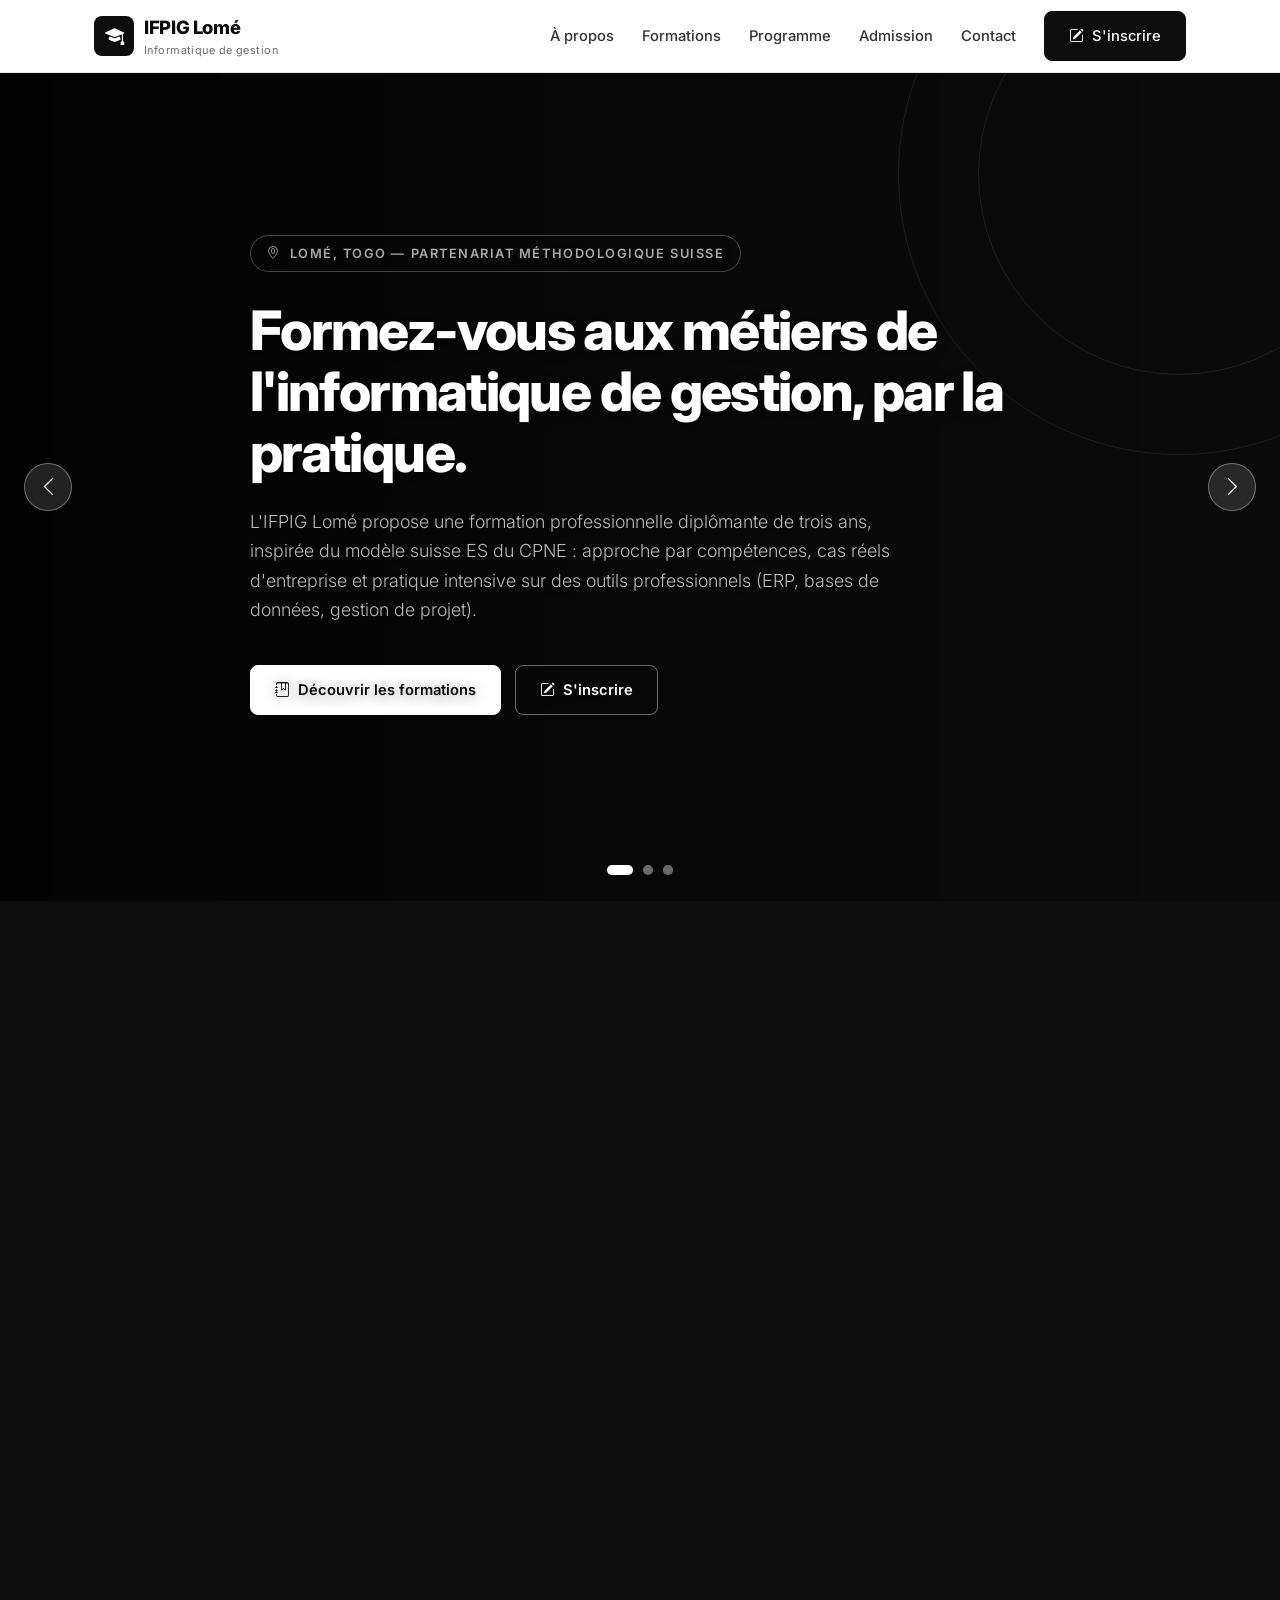
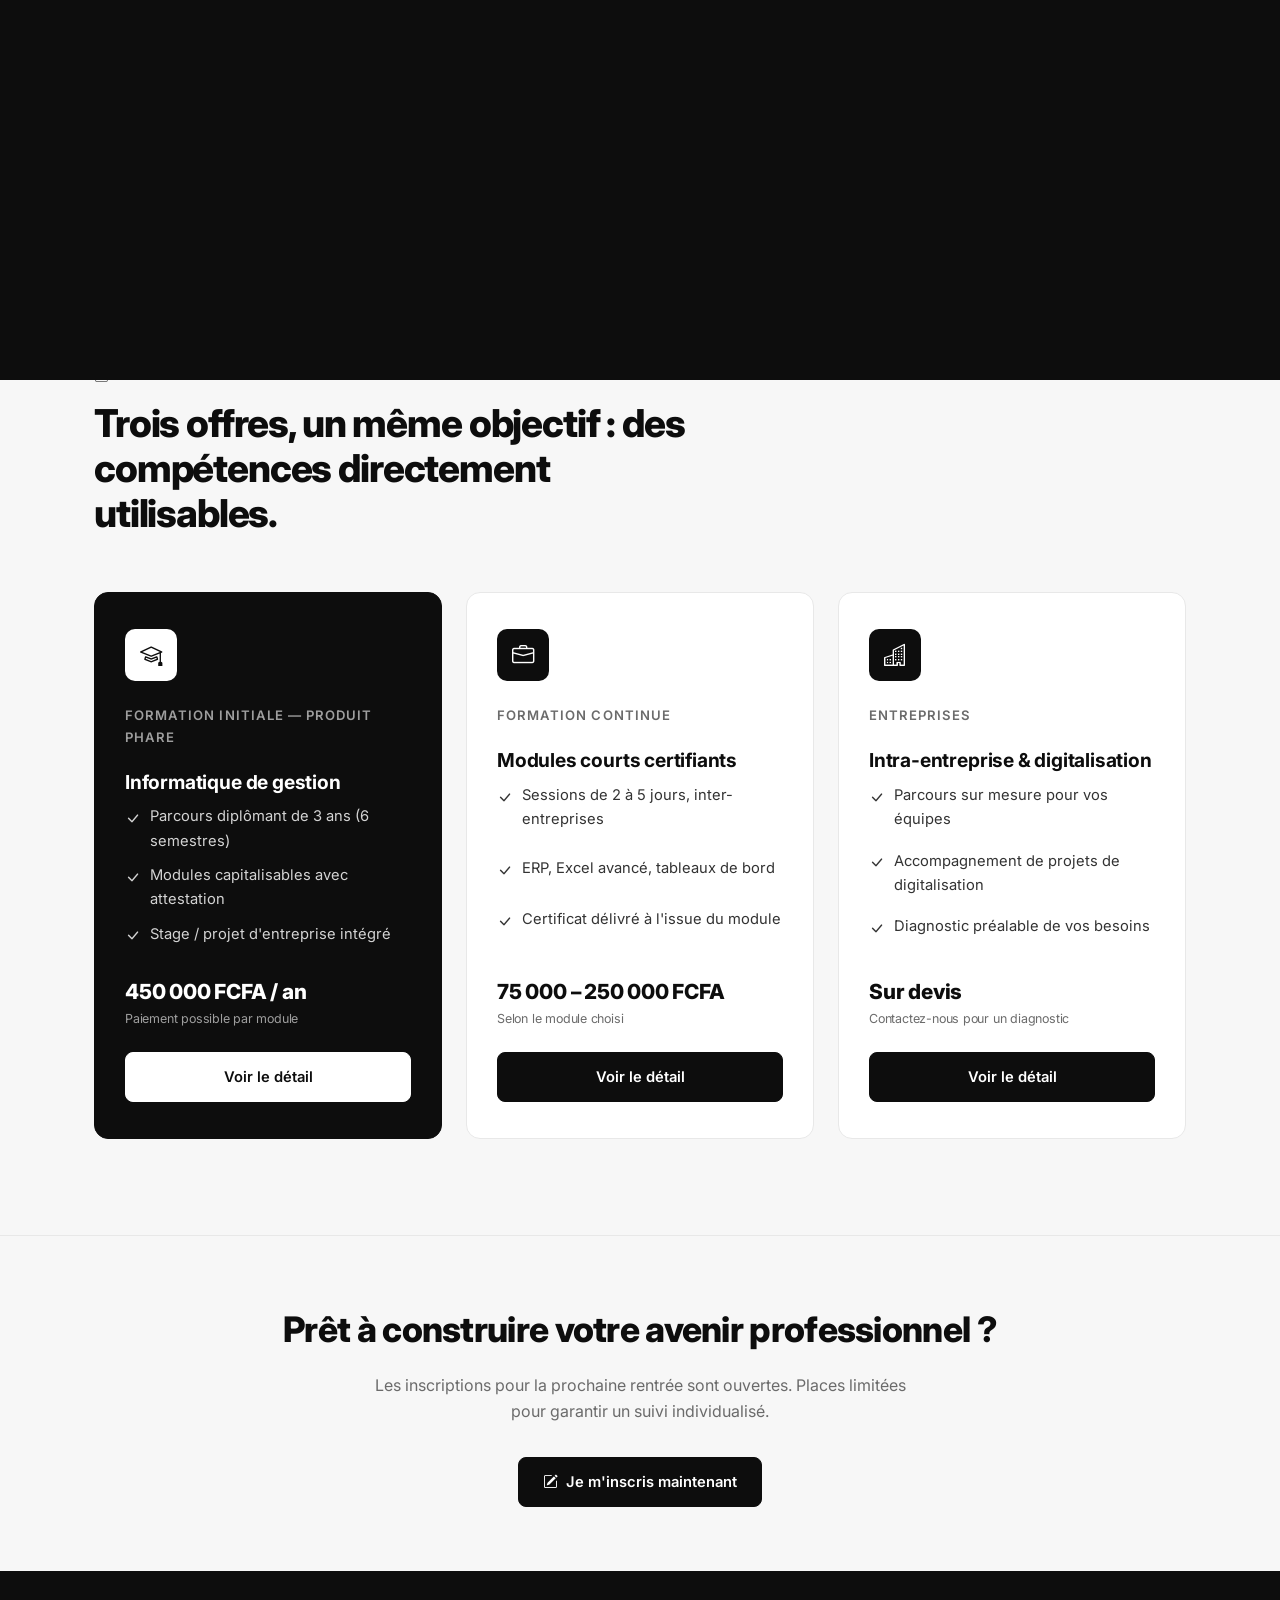
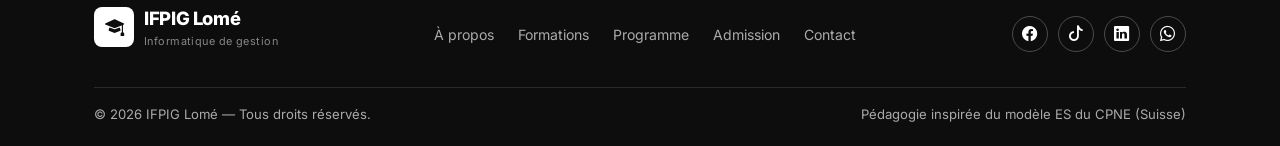
<file: index.html>
<!DOCTYPE html>
<html lang="fr">
<head>
  <meta charset="UTF-8">
  <meta name="viewport" content="width=device-width, initial-scale=1.0">
  <title>IFPIG Lomé — Institut de Formation Professionnelle en Informatique de Gestion</title>
  <meta name="description" content="IFPIG Lomé : formation professionnelle diplômante en informatique de gestion à Lomé (Togo). Approche par compétences, pratique intensive sur ERP, partenariat méthodologique suisse.">
  <link rel="stylesheet" href="https://cdn.jsdelivr.net/npm/bootstrap-icons@1.11.3/font/bootstrap-icons.min.css">
  <link rel="preconnect" href="https://fonts.googleapis.com">
  <link href="https://fonts.googleapis.com/css2?family=Inter:wght@300;400;500;600;700;800&display=swap" rel="stylesheet">
  <link rel="stylesheet" href="styles.css?v=m20260710d">
</head>
<body>

  <header>
    <div class="container nav">
      <a href="index.html" class="brand">
        <span class="logo"><i class="bi bi-mortarboard-fill"></i></span>
        <span>IFPIG Lomé<small>Informatique de gestion</small></span>
      </a>
      <nav class="nav-links" id="navLinks">
        <a href="institut.html">À propos</a>
        <a href="formations.html">Formations</a>
        <a href="programme.html">Programme</a>
        <a href="admission.html">Admission</a>
        <a href="contact.html">Contact</a>
        <a href="inscription.html" class="btn btn-dark"><i class="bi bi-pencil-square"></i> S'inscrire</a>
      </nav>
      <button class="nav-toggle" id="navToggle" aria-label="Menu"><i class="bi bi-list"></i></button>
    </div>
  </header>

  <!-- ===== HERO CARROUSEL ===== -->
  <section class="hero-carousel" id="heroCarousel" aria-roledescription="carrousel">
    <div class="hero-track" id="heroTrack">

      <!-- Diapo 1 : vidéo de Lomé -->
      <article class="hero-slide">
        <div class="hero-video">
          <iframe
            src="https://www.youtube-nocookie.com/embed/cPUYq6_kBuA?autoplay=1&mute=1&loop=1&playlist=cPUYq6_kBuA&controls=0&showinfo=0&modestbranding=1&rel=0&playsinline=1&disablekb=1&cc_load_policy=0&iv_load_policy=3&fs=0"
            title="Lomé, Togo" allow="autoplay; encrypted-media" allowfullscreen loading="lazy"></iframe>
        </div>
        <div class="container hero-content">
          <span class="eyebrow"><i class="bi bi-geo-alt"></i> Lomé, Togo — Partenariat méthodologique suisse</span>
          <h1>Formez-vous aux métiers de l'informatique de gestion, par la pratique.</h1>
          <p class="lead">
            L'IFPIG Lomé propose une formation professionnelle diplômante de trois ans, inspirée du modèle
            suisse ES du CPNE : approche par compétences, cas réels d'entreprise et pratique intensive
            sur des outils professionnels (ERP, bases de données, gestion de projet).
          </p>
          <div class="hero-actions">
            <a href="formations.html" class="btn btn-white"><i class="bi bi-journal-bookmark"></i> Découvrir les formations</a>
            <a href="inscription.html" class="btn btn-outline-white"><i class="bi bi-pencil-square"></i> S'inscrire</a>
          </div>
        </div>
      </article>

      <!-- Diapo 2 : pédagogie -->
      <article class="hero-slide">
        <div class="hero-media" style="background-image:url('media/cpne.webp')"></div>
        <div class="container hero-content">
          <span class="eyebrow"><i class="bi bi-patch-check"></i> Modèle ES du CPNE — Suisse</span>
          <h1>Une pédagogie par compétences, validée par un partenariat suisse.</h1>
          <p class="lead">
            Études de cas réels, projets d'entreprise et pratique quotidienne sur des outils
            professionnels : ici, on apprend en faisant. Chaque module validé délivre une attestation.
          </p>
          <div class="hero-actions">
            <a href="institut.html" class="btn btn-white"><i class="bi bi-building"></i> Découvrir l'institut</a>
            <a href="programme.html" class="btn btn-outline-white"><i class="bi bi-list-check"></i> Voir le programme</a>
          </div>
        </div>
      </article>

      <!-- Diapo 3 : rentrée -->
      <article class="hero-slide">
        <div class="hero-media" style="background-image:url('media/campus.png')"></div>
        <div class="container hero-content">
          <span class="eyebrow"><i class="bi bi-calendar2-check"></i> Rentrée ouverte</span>
          <h1>Les inscriptions pour la prochaine rentrée sont ouvertes.</h1>
          <p class="lead">
            Places limitées pour garantir un suivi individualisé. Préinscrivez-vous en ligne, sans
            engagement — notre équipe vous recontacte sous 48&nbsp;h ouvrées.
          </p>
          <div class="hero-actions">
            <a href="inscription.html" class="btn btn-white"><i class="bi bi-pencil-square"></i> Je m'inscris</a>
            <a href="contact.html" class="btn btn-outline-white"><i class="bi bi-envelope"></i> Nous contacter</a>
          </div>
        </div>
      </article>

    </div>

    <button class="hero-arrow prev" id="heroPrev" aria-label="Diapositive précédente"><i class="bi bi-chevron-left"></i></button>
    <button class="hero-arrow next" id="heroNext" aria-label="Diapositive suivante"><i class="bi bi-chevron-right"></i></button>
    <div class="hero-dots" id="heroDots" role="tablist" aria-label="Choisir une diapositive"></div>
  </section>

  <!-- ===== STATS ===== -->
  <div class="stats">
    <div class="container stats-grid">
      <div class="stat"><div class="num">3 ans</div><div class="label">Parcours diplômant</div></div>
      <div class="stat"><div class="num">6</div><div class="label">Semestres de formation pratique</div></div>
      <div class="stat"><div class="num">20</div><div class="label">Postes en salle informatique</div></div>
      <div class="stat"><div class="num">100 %</div><div class="label">Orienté compétences métier</div></div>
    </div>
  </div>

  <!-- ===== APERÇU INSTITUT ===== -->
  <section>
    <div class="container">
      <div class="section-head">
        <span class="tag"><i class="bi bi-building"></i> L'institut</span>
        <h2>Un institut pensé pour l'emploi, pas seulement pour le diplôme.</h2>
        <p>
          Une pédagogie par compétences transposée du modèle suisse ES du CPNE,
          adaptée aux réalités du marché togolais.
        </p>
      </div>
      <div class="apropos-points cols-2">
        <div class="point">
          <i class="bi bi-patch-check"></i>
          <div>
            <h3>Approche par compétences</h3>
            <p>Un plan d'études organisé autour de situations professionnelles réelles, pas de la seule théorie.</p>
          </div>
        </div>
        <div class="point">
          <i class="bi bi-globe-europe-africa"></i>
          <div>
            <h3>Partenariat suisse</h3>
            <p>Méthodologie validée par un partenariat avec le CPNE (Neuchâtel, Suisse).</p>
          </div>
        </div>
        <div class="point">
          <i class="bi bi-pc-display"></i>
          <div>
            <h3>Outils professionnels réels</h3>
            <p>Pratique intensive sur ERP, bases de données et plateforme e-learning dès le premier semestre.</p>
          </div>
        </div>
        <div class="point">
          <i class="bi bi-phone"></i>
          <div>
            <h3>Hybride et accessible</h3>
            <p>Cours en présentiel et en ligne, application mobile avec mode hors ligne pour étudier partout.</p>
          </div>
        </div>
      </div>
      <div style="margin-top:40px;">
        <a href="institut.html" class="btn btn-dark"><i class="bi bi-arrow-right"></i> Découvrir l'institut</a>
      </div>
    </div>
  </section>

  <!-- ===== APERÇU FORMATIONS ===== -->
  <section class="bg-gris">
    <div class="container">
      <div class="section-head">
        <span class="tag"><i class="bi bi-journal-bookmark"></i> Nos formations</span>
        <h2>Trois offres, un même objectif : des compétences directement utilisables.</h2>
      </div>
      <div class="cards">
        <div class="card featured">
          <div class="icon"><i class="bi bi-mortarboard"></i></div>
          <div class="sub">Formation initiale — produit phare</div>
          <h3>Informatique de gestion</h3>
          <ul>
            <li><i class="bi bi-check-lg"></i> Parcours diplômant de 3 ans (6 semestres)</li>
            <li><i class="bi bi-check-lg"></i> Modules capitalisables avec attestation</li>
            <li><i class="bi bi-check-lg"></i> Stage / projet d'entreprise intégré</li>
          </ul>
          <div class="prix">450 000 FCFA / an<small>Paiement possible par module</small></div>
          <a href="formations.html" class="btn btn-white">Voir le détail</a>
        </div>
        <div class="card">
          <div class="icon"><i class="bi bi-briefcase"></i></div>
          <div class="sub">Formation continue</div>
          <h3>Modules courts certifiants</h3>
          <ul>
            <li><i class="bi bi-check-lg"></i> Sessions de 2 à 5 jours, inter-entreprises</li>
            <li><i class="bi bi-check-lg"></i> ERP, Excel avancé, tableaux de bord</li>
            <li><i class="bi bi-check-lg"></i> Certificat délivré à l'issue du module</li>
          </ul>
          <div class="prix">75 000 – 250 000 FCFA<small>Selon le module choisi</small></div>
          <a href="formations.html" class="btn btn-dark">Voir le détail</a>
        </div>
        <div class="card">
          <div class="icon"><i class="bi bi-buildings"></i></div>
          <div class="sub">Entreprises</div>
          <h3>Intra-entreprise &amp; digitalisation</h3>
          <ul>
            <li><i class="bi bi-check-lg"></i> Parcours sur mesure pour vos équipes</li>
            <li><i class="bi bi-check-lg"></i> Accompagnement de projets de digitalisation</li>
            <li><i class="bi bi-check-lg"></i> Diagnostic préalable de vos besoins</li>
          </ul>
          <div class="prix">Sur devis<small>Contactez-nous pour un diagnostic</small></div>
          <a href="formations.html" class="btn btn-dark">Voir le détail</a>
        </div>
      </div>
    </div>
  </section>

  <!-- ===== CTA ===== -->
  <section class="cta-band">
    <div class="container">
      <h2>Prêt à construire votre avenir professionnel ?</h2>
      <p>Les inscriptions pour la prochaine rentrée sont ouvertes. Places limitées pour garantir un suivi individualisé.</p>
      <a href="inscription.html" class="btn btn-white"><i class="bi bi-pencil-square"></i> Je m'inscris maintenant</a>
    </div>
  </section>

  <!-- ===== FOOTER ===== -->
  <footer>
    <div class="container">
      <div class="footer-grid">
        <div>
          <a href="index.html" class="brand" style="margin-bottom:14px;">
            <span class="logo"><i class="bi bi-mortarboard-fill"></i></span>
            <span>IFPIG Lomé<small style="color:rgba(255,255,255,.5);">Informatique de gestion</small></span>
          </a>
          <p style="max-width:340px; font-size:.9rem; margin-top:14px;">
            Institut de Formation Professionnelle en Informatique de Gestion —
            former les talents du numérique et de la gestion au Togo.
          </p>
        </div>
        <div class="footer-nav">
          <h3>Navigation</h3>
          <a href="institut.html">À propos</a>
          <a href="formations.html">Formations</a>
          <a href="programme.html">Programme</a>
          <a href="admission.html">Admission</a>
          <a href="contact.html">Contact</a>
        </div>
        <div class="socials">
          <a href="#" aria-label="Facebook"><i class="bi bi-facebook"></i></a>
          <a href="#" aria-label="TikTok"><i class="bi bi-tiktok"></i></a>
          <a href="#" aria-label="LinkedIn"><i class="bi bi-linkedin"></i></a>
          <a href="#" aria-label="WhatsApp"><i class="bi bi-whatsapp"></i></a>
        </div>
      </div>
      <div class="footer-bottom">
        <span>© 2026 IFPIG Lomé — Tous droits réservés.</span>
        <span>Pédagogie inspirée du modèle ES du CPNE (Suisse)</span>
      </div>
    </div>
  </footer>

  <script src="site.js?v=m20260710d"></script>
</body>
</html>
</file>
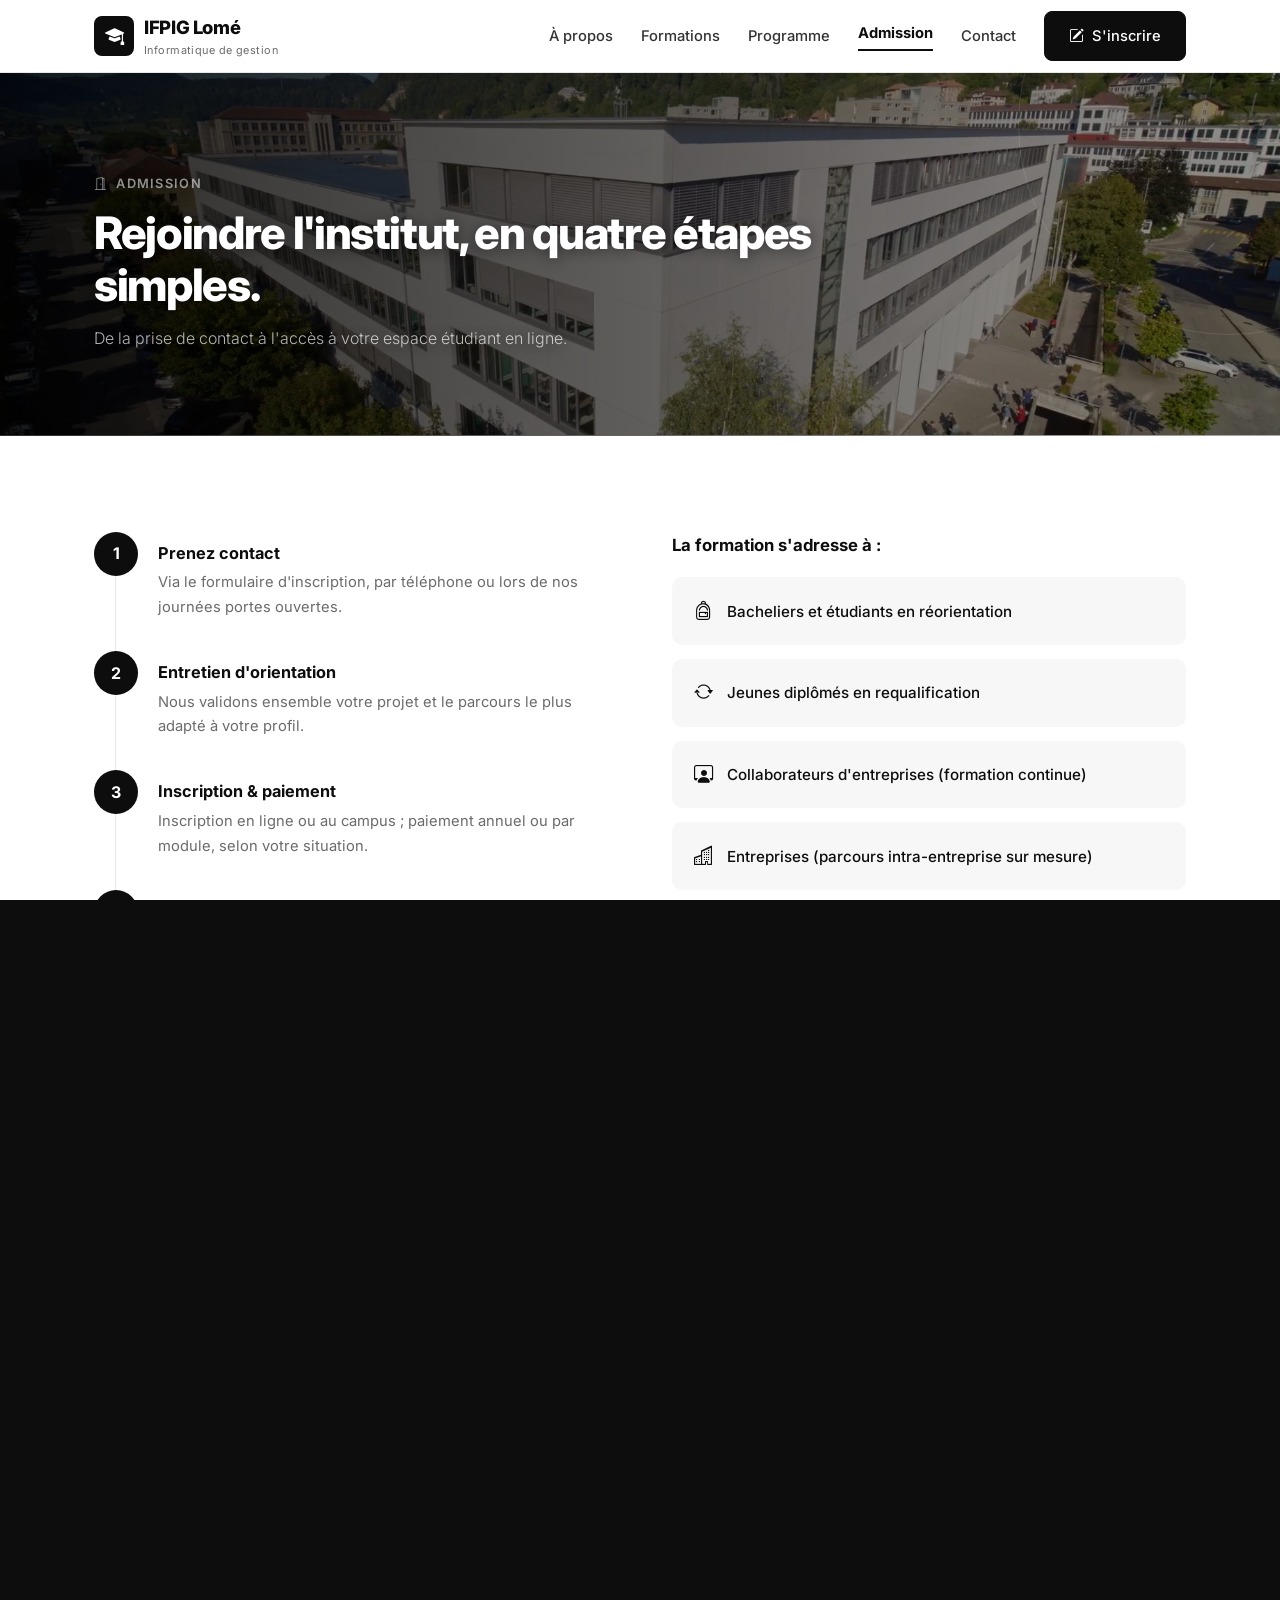
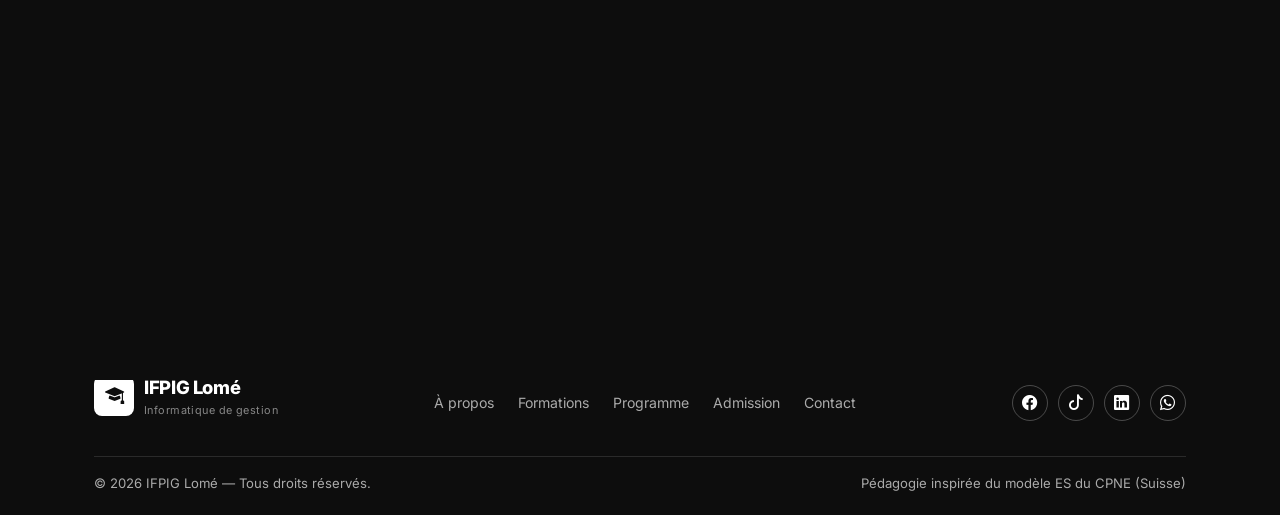
<file: admission.html>
<!DOCTYPE html>
<html lang="fr">
<head>
  <meta charset="UTF-8">
  <meta name="viewport" content="width=device-width, initial-scale=1.0">
  <title>Admission — IFPIG Lomé</title>
  <meta name="description" content="Rejoindre l'IFPIG Lomé en quatre étapes simples : contact, entretien d'orientation, inscription et accès à la plateforme.">
  <link rel="stylesheet" href="https://cdn.jsdelivr.net/npm/bootstrap-icons@1.11.3/font/bootstrap-icons.min.css">
  <link rel="preconnect" href="https://fonts.googleapis.com">
  <link href="https://fonts.googleapis.com/css2?family=Inter:wght@300;400;500;600;700;800&display=swap" rel="stylesheet">
  <link rel="stylesheet" href="styles.css?v=m20260710d">
</head>
<body>

  <header>
    <div class="container nav">
      <a href="index.html" class="brand">
        <span class="logo"><i class="bi bi-mortarboard-fill"></i></span>
        <span>IFPIG Lomé<small>Informatique de gestion</small></span>
      </a>
      <nav class="nav-links" id="navLinks">
        <a href="institut.html">À propos</a>
        <a href="formations.html">Formations</a>
        <a href="programme.html">Programme</a>
        <a href="admission.html">Admission</a>
        <a href="contact.html">Contact</a>
        <a href="inscription.html" class="btn btn-dark"><i class="bi bi-pencil-square"></i> S'inscrire</a>
      </nav>
      <button class="nav-toggle" id="navToggle" aria-label="Menu"><i class="bi bi-list"></i></button>
    </div>
  </header>

  <div class="page-hero avec-image" style="background-image:url('media/cpne.webp')">
    <div class="container">
      <span class="crumb"><i class="bi bi-door-open"></i> Admission</span>
      <h1>Rejoindre l'institut, en quatre étapes simples.</h1>
      <p>De la prise de contact à l'accès à votre espace étudiant en ligne.</p>
    </div>
  </div>

  <!-- ===== ÉTAPES + PUBLICS ===== -->
  <section>
    <div class="container">
      <div class="admission-grid">
        <div class="steps">
          <div class="step">
            <div class="n">1</div>
            <div><h3>Prenez contact</h3><p>Via le formulaire d'inscription, par téléphone ou lors de nos journées portes ouvertes.</p></div>
          </div>
          <div class="step">
            <div class="n">2</div>
            <div><h3>Entretien d'orientation</h3><p>Nous validons ensemble votre projet et le parcours le plus adapté à votre profil.</p></div>
          </div>
          <div class="step">
            <div class="n">3</div>
            <div><h3>Inscription &amp; paiement</h3><p>Inscription en ligne ou au campus ; paiement annuel ou par module, selon votre situation.</p></div>
          </div>
          <div class="step">
            <div class="n">4</div>
            <div><h3>Accès immédiat à la plateforme</h3><p>Votre compte étudiant et vos cours en ligne sont activés dès la validation du paiement.</p></div>
          </div>
        </div>
        <div>
          <h3 style="font-size:1.05rem; font-weight:700; margin-bottom:18px;">La formation s'adresse à :</h3>
          <div class="publics">
            <div class="public"><i class="bi bi-backpack"></i> Bacheliers et étudiants en réorientation</div>
            <div class="public"><i class="bi bi-arrow-repeat"></i> Jeunes diplômés en requalification</div>
            <div class="public"><i class="bi bi-person-workspace"></i> Collaborateurs d'entreprises (formation continue)</div>
            <div class="public"><i class="bi bi-buildings"></i> Entreprises (parcours intra-entreprise sur mesure)</div>
          </div>
        </div>
      </div>
    </div>
  </section>

  <!-- ===== TARIFS & FACILITÉS ===== -->
  <section class="bg-gris">
    <div class="container">
      <div class="section-head">
        <span class="tag"><i class="bi bi-credit-card"></i> Tarifs et facilités</span>
        <h2>Un investissement accessible et flexible.</h2>
      </div>
      <div class="methode-grid cols-3">
        <div class="point">
          <i class="bi bi-cash-coin"></i>
          <div>
            <h3>450 000 FCFA / an</h3>
            <p>Écolage de la formation initiale, dans la moyenne du marché privé de Lomé, pour une valeur ajoutée supérieure.</p>
          </div>
        </div>
        <div class="point">
          <i class="bi bi-calendar2-check"></i>
          <div>
            <h3>Paiement par module</h3>
            <p>Possibilité de régler module par module, y compris pour la reprise de branches isolées.</p>
          </div>
        </div>
        <div class="point">
          <i class="bi bi-gift"></i>
          <div>
            <h3>Remises</h3>
            <p>Remise early-bird pour les inscriptions anticipées et programme de parrainage étudiant.</p>
          </div>
        </div>
      </div>
    </div>
  </section>

  <!-- ===== CTA ===== -->
  <section class="cta-band">
    <div class="container">
      <h2>Prêt à franchir la première étape ?</h2>
      <p>Remplissez le formulaire d'inscription — notre équipe vous recontacte pour l'entretien d'orientation.</p>
      <a href="inscription.html" class="btn btn-white"><i class="bi bi-pencil-square"></i> Je m'inscris</a>
    </div>
  </section>

  <footer>
    <div class="container">
      <div class="footer-grid">
        <div>
          <a href="index.html" class="brand" style="margin-bottom:14px;">
            <span class="logo"><i class="bi bi-mortarboard-fill"></i></span>
            <span>IFPIG Lomé<small style="color:rgba(255,255,255,.5);">Informatique de gestion</small></span>
          </a>
          <p style="max-width:340px; font-size:.9rem; margin-top:14px;">
            Institut de Formation Professionnelle en Informatique de Gestion —
            former les talents du numérique et de la gestion au Togo.
          </p>
        </div>
        <div class="footer-nav">
          <h3>Navigation</h3>
          <a href="institut.html">À propos</a>
          <a href="formations.html">Formations</a>
          <a href="programme.html">Programme</a>
          <a href="admission.html">Admission</a>
          <a href="contact.html">Contact</a>
        </div>
        <div class="socials">
          <a href="#" aria-label="Facebook"><i class="bi bi-facebook"></i></a>
          <a href="#" aria-label="TikTok"><i class="bi bi-tiktok"></i></a>
          <a href="#" aria-label="LinkedIn"><i class="bi bi-linkedin"></i></a>
          <a href="#" aria-label="WhatsApp"><i class="bi bi-whatsapp"></i></a>
        </div>
      </div>
      <div class="footer-bottom">
        <span>© 2026 IFPIG Lomé — Tous droits réservés.</span>
        <span>Pédagogie inspirée du modèle ES du CPNE (Suisse)</span>
      </div>
    </div>
  </footer>

  <script src="site.js?v=m20260710d"></script>
</body>
</html>
</file>
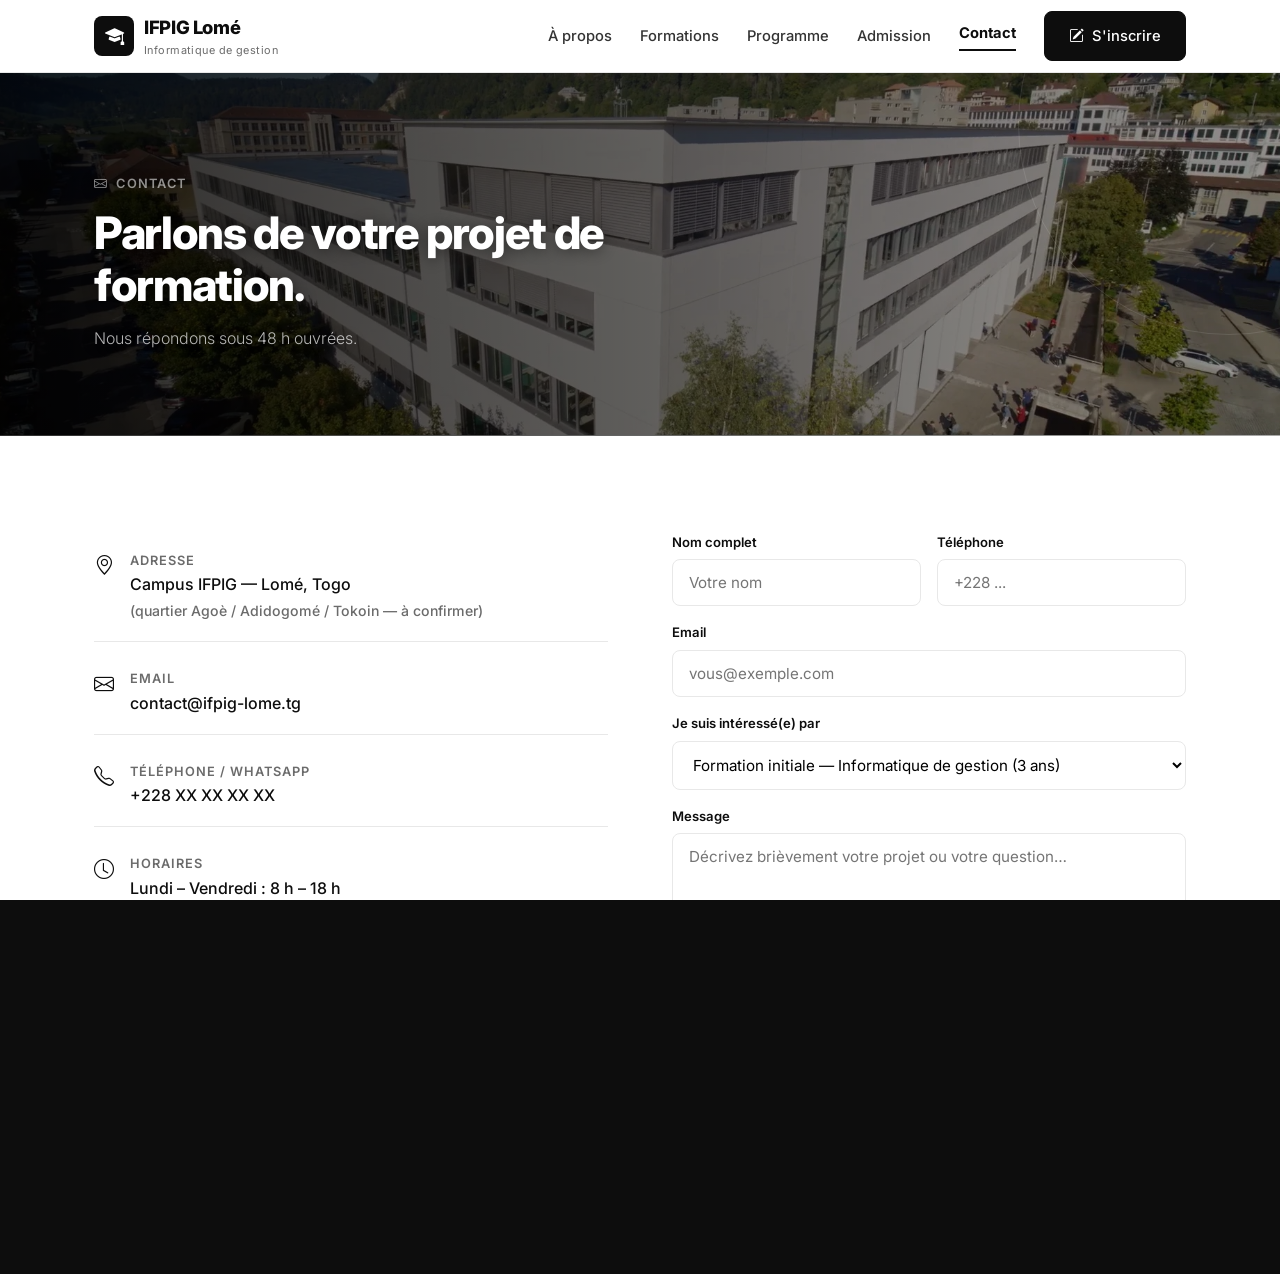
<file: contact.html>
<!DOCTYPE html>
<html lang="fr">
<head>
  <meta charset="UTF-8">
  <meta name="viewport" content="width=device-width, initial-scale=1.0">
  <title>Contact — IFPIG Lomé</title>
  <meta name="description" content="Contactez l'IFPIG Lomé : adresse, téléphone, email et formulaire de contact. Réponse sous 48 h ouvrées.">
  <link rel="stylesheet" href="https://cdn.jsdelivr.net/npm/bootstrap-icons@1.11.3/font/bootstrap-icons.min.css">
  <link rel="preconnect" href="https://fonts.googleapis.com">
  <link href="https://fonts.googleapis.com/css2?family=Inter:wght@300;400;500;600;700;800&display=swap" rel="stylesheet">
  <link rel="stylesheet" href="styles.css?v=m20260710d">
</head>
<body>

  <header>
    <div class="container nav">
      <a href="index.html" class="brand">
        <span class="logo"><i class="bi bi-mortarboard-fill"></i></span>
        <span>IFPIG Lomé<small>Informatique de gestion</small></span>
      </a>
      <nav class="nav-links" id="navLinks">
        <a href="institut.html">À propos</a>
        <a href="formations.html">Formations</a>
        <a href="programme.html">Programme</a>
        <a href="admission.html">Admission</a>
        <a href="contact.html">Contact</a>
        <a href="inscription.html" class="btn btn-dark"><i class="bi bi-pencil-square"></i> S'inscrire</a>
      </nav>
      <button class="nav-toggle" id="navToggle" aria-label="Menu"><i class="bi bi-list"></i></button>
    </div>
  </header>

  <div class="page-hero avec-image" style="background-image:url('media/cpne.webp')">
    <div class="container">
      <span class="crumb"><i class="bi bi-envelope"></i> Contact</span>
      <h1>Parlons de votre projet de formation.</h1>
      <p>Nous répondons sous 48&nbsp;h ouvrées.</p>
    </div>
  </div>

  <section>
    <div class="container">
      <div class="contact-grid">
        <div class="contact-info">
          <div class="contact-line">
            <i class="bi bi-geo-alt"></i>
            <div><h3>Adresse</h3><p>Campus IFPIG — Lomé, Togo<br><span style="color:var(--gris); font-size:.88rem;">(quartier Agoè / Adidogomé / Tokoin — à confirmer)</span></p></div>
          </div>
          <div class="contact-line">
            <i class="bi bi-envelope"></i>
            <div><h3>Email</h3><p>contact@ifpig-lome.tg</p></div>
          </div>
          <div class="contact-line">
            <i class="bi bi-telephone"></i>
            <div><h3>Téléphone / WhatsApp</h3><p>+228 XX XX XX XX</p></div>
          </div>
          <div class="contact-line">
            <i class="bi bi-clock"></i>
            <div><h3>Horaires</h3><p>Lundi – Vendredi : 8 h – 18 h<br>Samedi : 8 h – 13 h</p></div>
          </div>
        </div>
        <form data-odoo="contact" action="mailto:contact@ifpig-lome.tg" method="post" enctype="text/plain">
          <div class="form-row">
            <div>
              <label for="nom">Nom complet</label>
              <input type="text" id="nom" name="nom" placeholder="Votre nom" required>
            </div>
            <div>
              <label for="tel">Téléphone</label>
              <input type="tel" id="tel" name="telephone" placeholder="+228 ...">
            </div>
          </div>
          <div>
            <label for="email">Email</label>
            <input type="email" id="email" name="email" placeholder="vous@exemple.com" required>
          </div>
          <div>
            <label for="interet">Je suis intéressé(e) par</label>
            <select id="interet" name="interet">
              <option>Formation initiale — Informatique de gestion (3 ans)</option>
              <option>Formation continue — modules courts</option>
              <option>Formation intra-entreprise / digitalisation</option>
              <option>Autre demande</option>
            </select>
          </div>
          <div>
            <label for="message">Message</label>
            <textarea id="message" name="message" rows="4" placeholder="Décrivez brièvement votre projet ou votre question…"></textarea>
          </div>
          <button type="submit" class="btn btn-dark" style="justify-content:center;"><i class="bi bi-send"></i> Envoyer ma demande</button>
        </form>
      </div>
    </div>
  </section>

  <footer>
    <div class="container">
      <div class="footer-grid">
        <div>
          <a href="index.html" class="brand" style="margin-bottom:14px;">
            <span class="logo"><i class="bi bi-mortarboard-fill"></i></span>
            <span>IFPIG Lomé<small style="color:rgba(255,255,255,.5);">Informatique de gestion</small></span>
          </a>
          <p style="max-width:340px; font-size:.9rem; margin-top:14px;">
            Institut de Formation Professionnelle en Informatique de Gestion —
            former les talents du numérique et de la gestion au Togo.
          </p>
        </div>
        <div class="footer-nav">
          <h3>Navigation</h3>
          <a href="institut.html">À propos</a>
          <a href="formations.html">Formations</a>
          <a href="programme.html">Programme</a>
          <a href="admission.html">Admission</a>
          <a href="contact.html">Contact</a>
        </div>
        <div class="socials">
          <a href="#" aria-label="Facebook"><i class="bi bi-facebook"></i></a>
          <a href="#" aria-label="TikTok"><i class="bi bi-tiktok"></i></a>
          <a href="#" aria-label="LinkedIn"><i class="bi bi-linkedin"></i></a>
          <a href="#" aria-label="WhatsApp"><i class="bi bi-whatsapp"></i></a>
        </div>
      </div>
      <div class="footer-bottom">
        <span>© 2026 IFPIG Lomé — Tous droits réservés.</span>
        <span>Pédagogie inspirée du modèle ES du CPNE (Suisse)</span>
      </div>
    </div>
  </footer>

  <script src="site.js?v=m20260710d"></script>
</body>
</html>
</file>
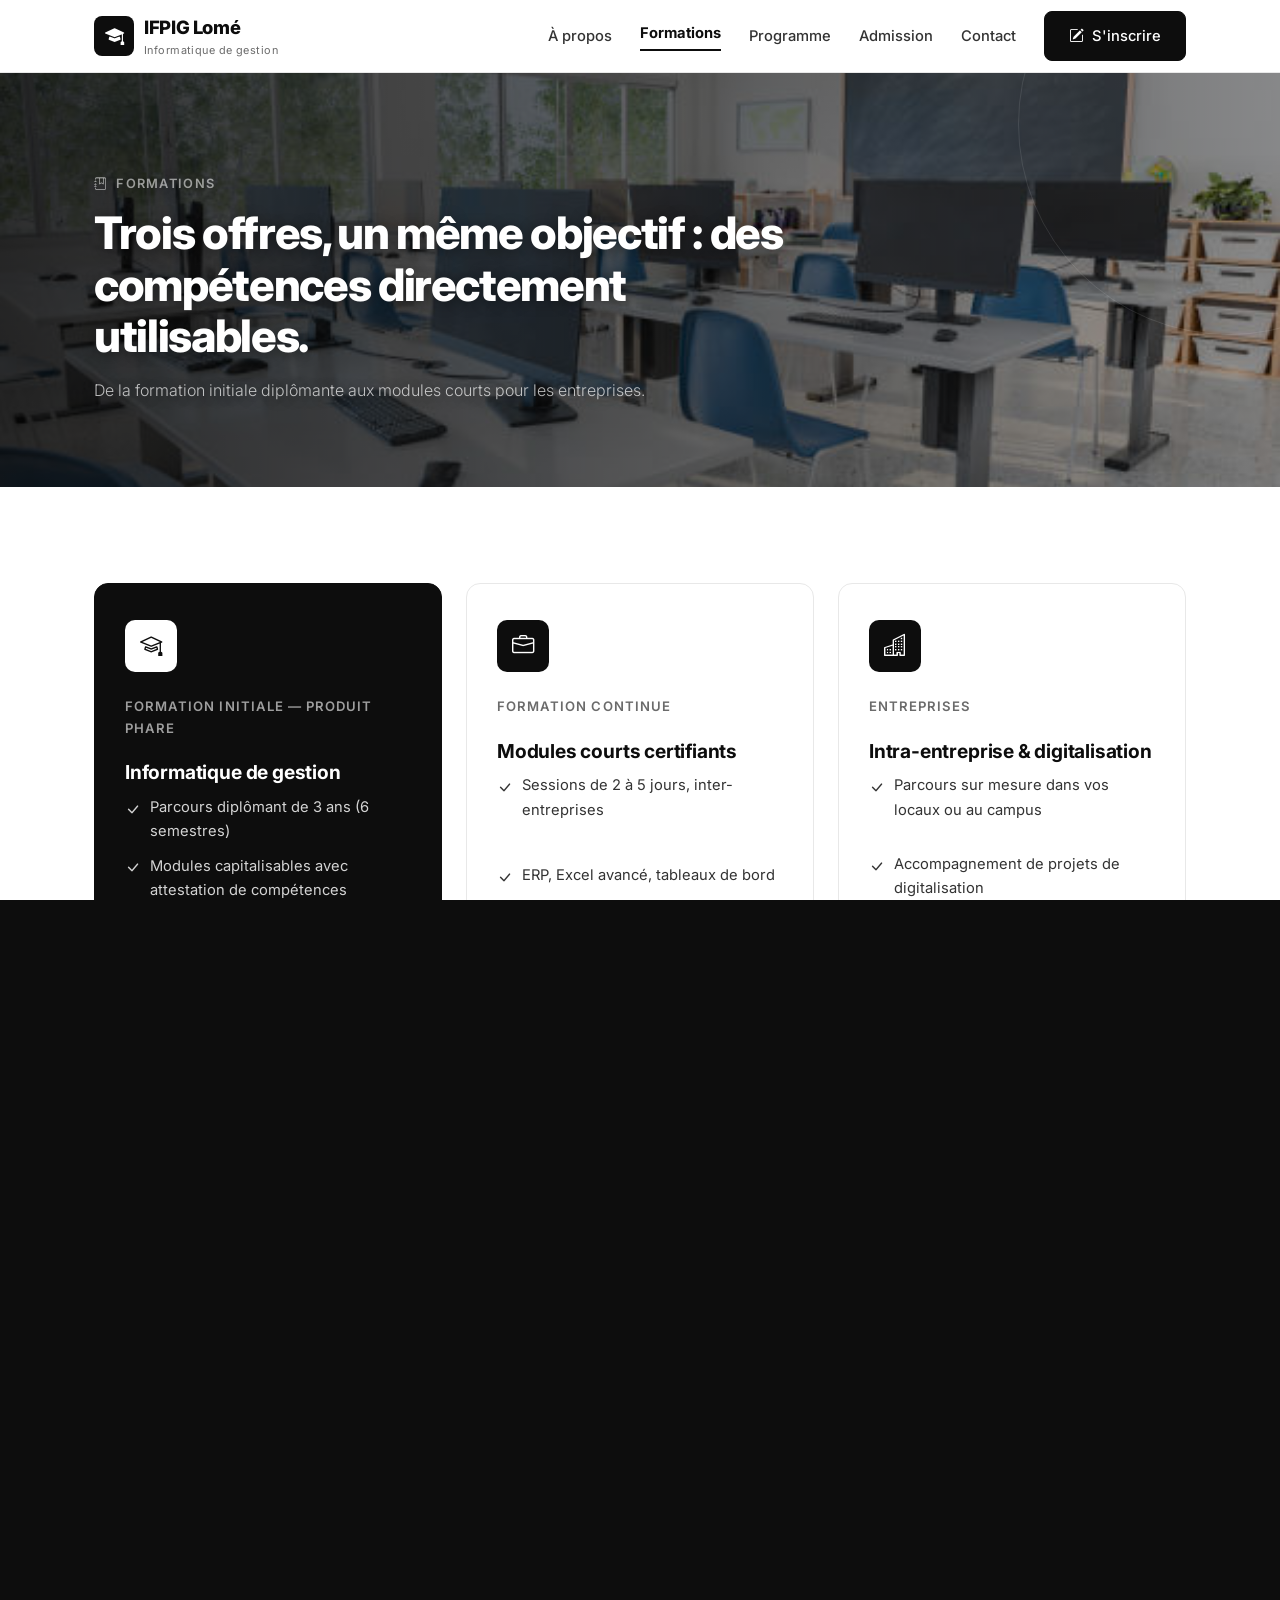
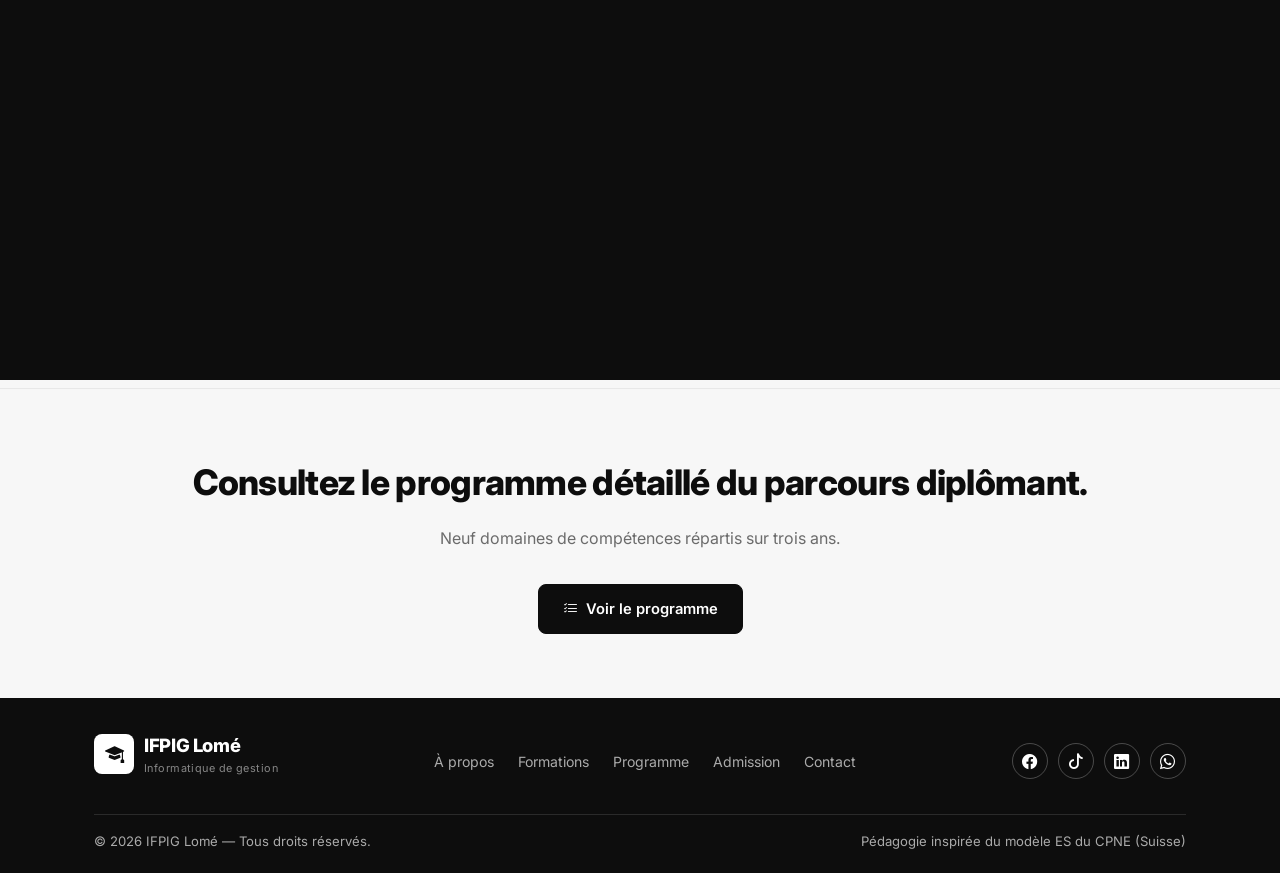
<file: formations.html>
<!DOCTYPE html>
<html lang="fr">
<head>
  <meta charset="UTF-8">
  <meta name="viewport" content="width=device-width, initial-scale=1.0">
  <title>Formations — IFPIG Lomé</title>
  <meta name="description" content="Formation initiale diplômante en informatique de gestion (3 ans), formation continue et parcours intra-entreprise à Lomé.">
  <link rel="stylesheet" href="https://cdn.jsdelivr.net/npm/bootstrap-icons@1.11.3/font/bootstrap-icons.min.css">
  <link rel="preconnect" href="https://fonts.googleapis.com">
  <link href="https://fonts.googleapis.com/css2?family=Inter:wght@300;400;500;600;700;800&display=swap" rel="stylesheet">
  <link rel="stylesheet" href="styles.css?v=m20260710d">
</head>
<body>

  <header>
    <div class="container nav">
      <a href="index.html" class="brand">
        <span class="logo"><i class="bi bi-mortarboard-fill"></i></span>
        <span>IFPIG Lomé<small>Informatique de gestion</small></span>
      </a>
      <nav class="nav-links" id="navLinks">
        <a href="institut.html">À propos</a>
        <a href="formations.html">Formations</a>
        <a href="programme.html">Programme</a>
        <a href="admission.html">Admission</a>
        <a href="contact.html">Contact</a>
        <a href="inscription.html" class="btn btn-dark"><i class="bi bi-pencil-square"></i> S'inscrire</a>
      </nav>
      <button class="nav-toggle" id="navToggle" aria-label="Menu"><i class="bi bi-list"></i></button>
    </div>
  </header>

  <div class="page-hero avec-image" style="background-image:url('media/campus.png')">
    <div class="container">
      <span class="crumb"><i class="bi bi-journal-bookmark"></i> Formations</span>
      <h1>Trois offres, un même objectif : des compétences directement utilisables.</h1>
      <p>De la formation initiale diplômante aux modules courts pour les entreprises.</p>
    </div>
  </div>

  <!-- ===== LES 3 OFFRES ===== -->
  <section>
    <div class="container">
      <div class="cards">
        <div class="card featured">
          <div class="icon"><i class="bi bi-mortarboard"></i></div>
          <div class="sub">Formation initiale — produit phare</div>
          <h3>Informatique de gestion</h3>
          <ul>
            <li><i class="bi bi-check-lg"></i> Parcours diplômant de 3 ans (6 semestres)</li>
            <li><i class="bi bi-check-lg"></i> Modules capitalisables avec attestation de compétences</li>
            <li><i class="bi bi-check-lg"></i> Stage / projet d'entreprise intégré</li>
            <li><i class="bi bi-check-lg"></i> Pédagogie hybride : campus + en ligne</li>
            <li><i class="bi bi-check-lg"></i> Travail de diplôme mandaté par une entreprise</li>
          </ul>
          <div class="prix">450 000 FCFA / an<small>Paiement possible par module</small></div>
          <a href="inscription.html" class="btn btn-white"><i class="bi bi-pencil-square"></i> S'inscrire</a>
        </div>
        <div class="card">
          <div class="icon"><i class="bi bi-briefcase"></i></div>
          <div class="sub">Formation continue</div>
          <h3>Modules courts certifiants</h3>
          <ul>
            <li><i class="bi bi-check-lg"></i> Sessions de 2 à 5 jours, inter-entreprises</li>
            <li><i class="bi bi-check-lg"></i> ERP, Excel avancé, tableaux de bord</li>
            <li><i class="bi bi-check-lg"></i> Gestion de projet, leadership</li>
            <li><i class="bi bi-check-lg"></i> Certificat délivré à l'issue du module</li>
          </ul>
          <div class="prix">75 000 – 250 000 FCFA<small>Selon le module choisi</small></div>
          <a href="inscription.html" class="btn btn-dark"><i class="bi bi-pencil-square"></i> S'inscrire</a>
        </div>
        <div class="card">
          <div class="icon"><i class="bi bi-buildings"></i></div>
          <div class="sub">Entreprises</div>
          <h3>Intra-entreprise &amp; digitalisation</h3>
          <ul>
            <li><i class="bi bi-check-lg"></i> Parcours sur mesure dans vos locaux ou au campus</li>
            <li><i class="bi bi-check-lg"></i> Accompagnement de projets de digitalisation</li>
            <li><i class="bi bi-check-lg"></i> Montée en compétences de vos équipes</li>
            <li><i class="bi bi-check-lg"></i> Diagnostic préalable de vos besoins</li>
          </ul>
          <div class="prix">Sur devis<small>Contactez-nous pour un diagnostic</small></div>
          <a href="contact.html" class="btn btn-dark"><i class="bi bi-envelope"></i> Demander un devis</a>
        </div>
      </div>
    </div>
  </section>

  <!-- ===== POUR QUI ===== -->
  <section class="bg-gris">
    <div class="container">
      <div class="section-head">
        <span class="tag"><i class="bi bi-people"></i> Publics</span>
        <h2>À qui s'adressent nos formations ?</h2>
      </div>
      <div class="admission-grid">
        <div class="publics">
          <div class="public"><i class="bi bi-backpack"></i> Bacheliers et étudiants en réorientation</div>
          <div class="public"><i class="bi bi-arrow-repeat"></i> Jeunes diplômés en requalification</div>
          <div class="public"><i class="bi bi-person-workspace"></i> Collaborateurs d'entreprises (formation continue)</div>
          <div class="public"><i class="bi bi-buildings"></i> Entreprises (parcours intra-entreprise sur mesure)</div>
        </div>
        <div>
          <p style="color:var(--gris-fonce); margin-bottom:18px;">
            Chaque profil bénéficie du même socle : une pédagogie orientée compétences,
            des formateurs professionnels en activité et une pratique intensive sur des
            outils utilisés en entreprise.
          </p>
          <p style="color:var(--gris-fonce); margin-bottom:28px;">
            Vous hésitez sur le parcours adapté à votre situation ? Un entretien
            d'orientation gratuit est proposé à chaque candidat avant l'inscription.
          </p>
          <a href="admission.html" class="btn btn-dark"><i class="bi bi-door-open"></i> Voir les étapes d'admission</a>
        </div>
      </div>
    </div>
  </section>

  <!-- ===== CTA ===== -->
  <section class="cta-band">
    <div class="container">
      <h2>Consultez le programme détaillé du parcours diplômant.</h2>
      <p>Neuf domaines de compétences répartis sur trois ans.</p>
      <a href="programme.html" class="btn btn-white"><i class="bi bi-list-check"></i> Voir le programme</a>
    </div>
  </section>

  <footer>
    <div class="container">
      <div class="footer-grid">
        <div>
          <a href="index.html" class="brand" style="margin-bottom:14px;">
            <span class="logo"><i class="bi bi-mortarboard-fill"></i></span>
            <span>IFPIG Lomé<small style="color:rgba(255,255,255,.5);">Informatique de gestion</small></span>
          </a>
          <p style="max-width:340px; font-size:.9rem; margin-top:14px;">
            Institut de Formation Professionnelle en Informatique de Gestion —
            former les talents du numérique et de la gestion au Togo.
          </p>
        </div>
        <div class="footer-nav">
          <h3>Navigation</h3>
          <a href="institut.html">À propos</a>
          <a href="formations.html">Formations</a>
          <a href="programme.html">Programme</a>
          <a href="admission.html">Admission</a>
          <a href="contact.html">Contact</a>
        </div>
        <div class="socials">
          <a href="#" aria-label="Facebook"><i class="bi bi-facebook"></i></a>
          <a href="#" aria-label="TikTok"><i class="bi bi-tiktok"></i></a>
          <a href="#" aria-label="LinkedIn"><i class="bi bi-linkedin"></i></a>
          <a href="#" aria-label="WhatsApp"><i class="bi bi-whatsapp"></i></a>
        </div>
      </div>
      <div class="footer-bottom">
        <span>© 2026 IFPIG Lomé — Tous droits réservés.</span>
        <span>Pédagogie inspirée du modèle ES du CPNE (Suisse)</span>
      </div>
    </div>
  </footer>

  <script src="site.js?v=m20260710d"></script>
</body>
</html>
</file>
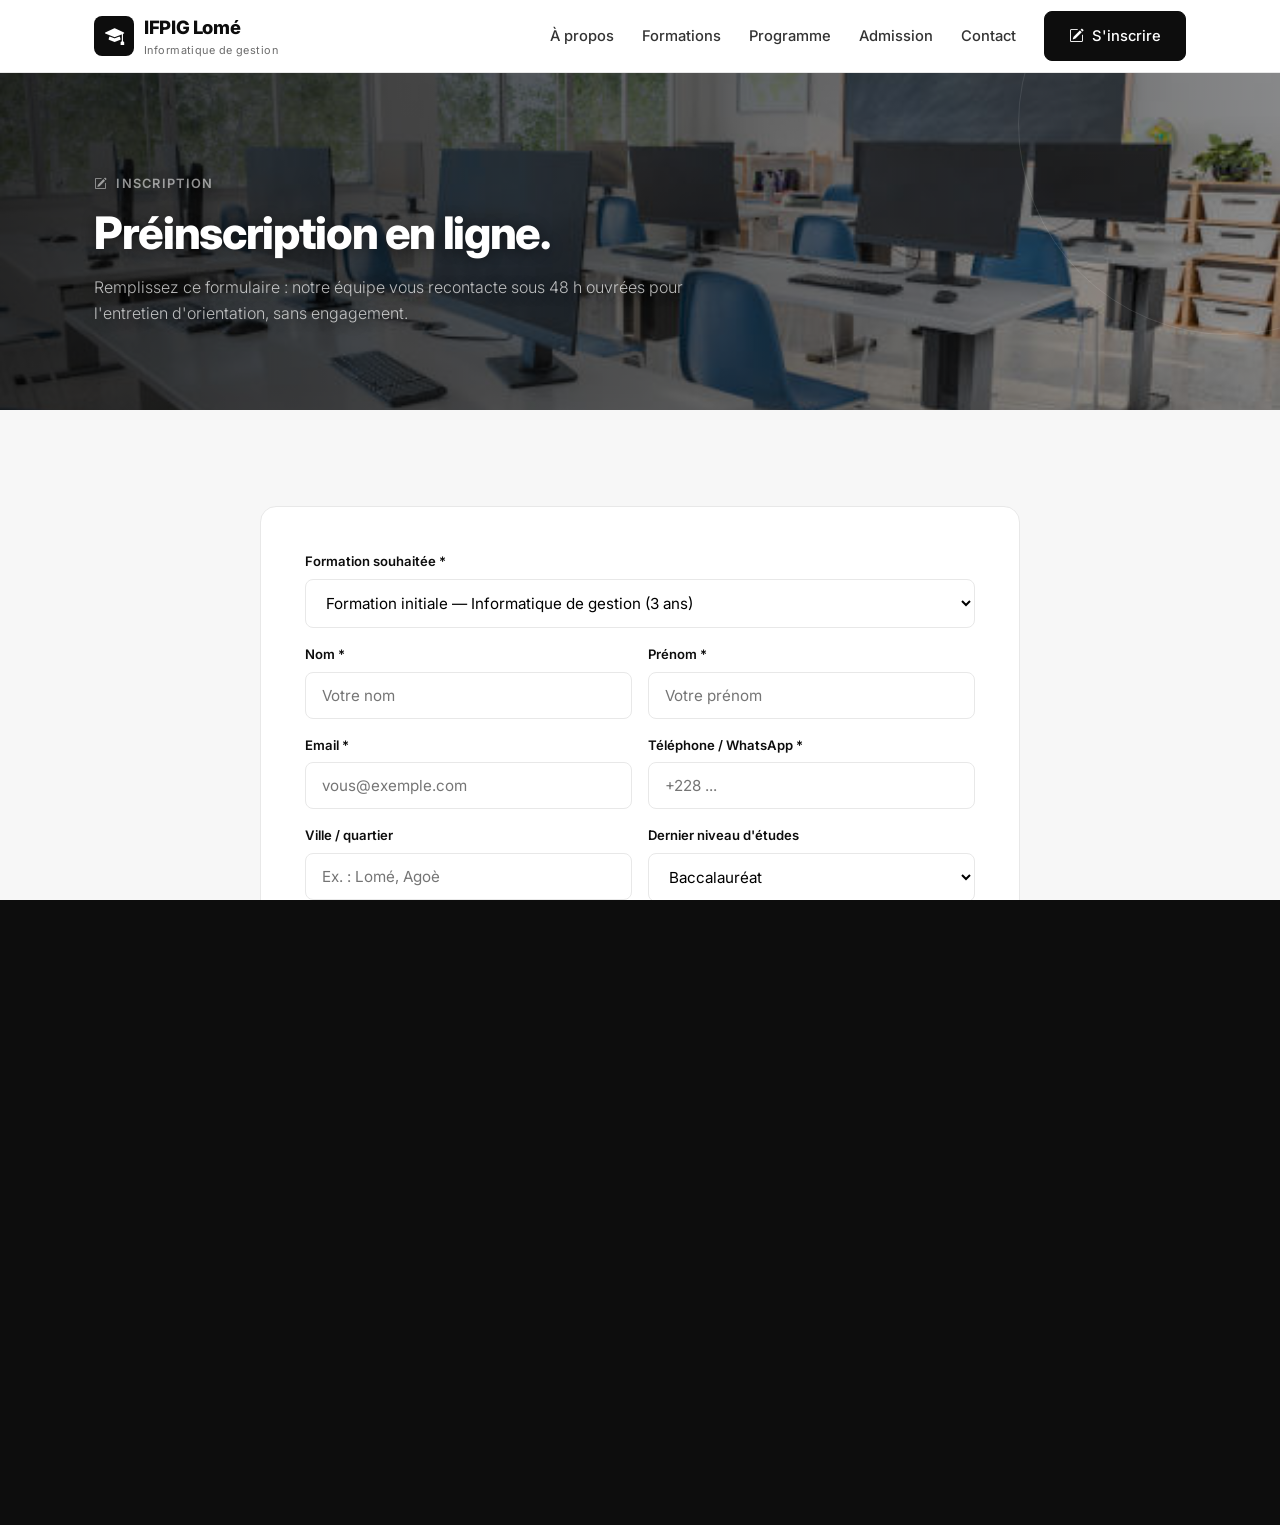
<file: inscription.html>
<!DOCTYPE html>
<html lang="fr">
<head>
  <meta charset="UTF-8">
  <meta name="viewport" content="width=device-width, initial-scale=1.0">
  <title>S'inscrire — IFPIG Lomé</title>
  <meta name="description" content="Préinscription en ligne à l'IFPIG Lomé : formation initiale en informatique de gestion, formation continue ou parcours entreprise.">
  <link rel="stylesheet" href="https://cdn.jsdelivr.net/npm/bootstrap-icons@1.11.3/font/bootstrap-icons.min.css">
  <link rel="preconnect" href="https://fonts.googleapis.com">
  <link href="https://fonts.googleapis.com/css2?family=Inter:wght@300;400;500;600;700;800&display=swap" rel="stylesheet">
  <link rel="stylesheet" href="styles.css?v=m20260710d">
</head>
<body>

  <header>
    <div class="container nav">
      <a href="index.html" class="brand">
        <span class="logo"><i class="bi bi-mortarboard-fill"></i></span>
        <span>IFPIG Lomé<small>Informatique de gestion</small></span>
      </a>
      <nav class="nav-links" id="navLinks">
        <a href="institut.html">À propos</a>
        <a href="formations.html">Formations</a>
        <a href="programme.html">Programme</a>
        <a href="admission.html">Admission</a>
        <a href="contact.html">Contact</a>
        <a href="inscription.html" class="btn btn-dark"><i class="bi bi-pencil-square"></i> S'inscrire</a>
      </nav>
      <button class="nav-toggle" id="navToggle" aria-label="Menu"><i class="bi bi-list"></i></button>
    </div>
  </header>

  <div class="page-hero avec-image" style="background-image:url('media/campus.png')">
    <div class="container">
      <span class="crumb"><i class="bi bi-pencil-square"></i> Inscription</span>
      <h1>Préinscription en ligne.</h1>
      <p>Remplissez ce formulaire : notre équipe vous recontacte sous 48&nbsp;h ouvrées pour l'entretien d'orientation, sans engagement.</p>
    </div>
  </div>

  <section class="bg-gris">
    <div class="container">
      <div class="form-card">
        <form data-odoo="preinscription" action="mailto:contact@ifpig-lome.tg" method="post" enctype="text/plain">
          <div>
            <label for="formation">Formation souhaitée *</label>
            <select id="formation" name="formation" required>
              <option>Formation initiale — Informatique de gestion (3 ans)</option>
              <option>Formation continue — ERP</option>
              <option>Formation continue — Excel avancé / tableaux de bord</option>
              <option>Formation continue — Gestion de projet</option>
              <option>Formation continue — Leadership</option>
              <option>Parcours intra-entreprise / digitalisation</option>
            </select>
          </div>
          <div class="form-row">
            <div>
              <label for="nom">Nom *</label>
              <input type="text" id="nom" name="nom" placeholder="Votre nom" required>
            </div>
            <div>
              <label for="prenom">Prénom *</label>
              <input type="text" id="prenom" name="prenom" placeholder="Votre prénom" required>
            </div>
          </div>
          <div class="form-row">
            <div>
              <label for="email">Email *</label>
              <input type="email" id="email" name="email" placeholder="vous@exemple.com" required>
            </div>
            <div>
              <label for="tel">Téléphone / WhatsApp *</label>
              <input type="tel" id="tel" name="telephone" placeholder="+228 ..." required>
            </div>
          </div>
          <div class="form-row">
            <div>
              <label for="ville">Ville / quartier</label>
              <input type="text" id="ville" name="ville" placeholder="Ex. : Lomé, Agoè">
            </div>
            <div>
              <label for="niveau">Dernier niveau d'études</label>
              <select id="niveau" name="niveau">
                <option>Baccalauréat</option>
                <option>BTS / DUT</option>
                <option>Licence ou plus</option>
                <option>Autre</option>
              </select>
            </div>
          </div>
          <div>
            <label for="message">Votre projet en quelques mots</label>
            <textarea id="message" name="message" rows="4" placeholder="Pourquoi cette formation vous intéresse-t-elle ?"></textarea>
          </div>
          <button type="submit" class="btn btn-dark" style="justify-content:center;"><i class="bi bi-send"></i> Envoyer ma préinscription</button>
          <div class="form-note">
            <i class="bi bi-info-circle"></i>
            <span>
              Cette préinscription est <strong>gratuite et sans engagement</strong>.
              L'inscription définitive est confirmée après l'entretien d'orientation
              et la validation du paiement (annuel ou par module).
            </span>
          </div>
        </form>
      </div>
    </div>
  </section>

  <footer>
    <div class="container">
      <div class="footer-grid">
        <div>
          <a href="index.html" class="brand" style="margin-bottom:14px;">
            <span class="logo"><i class="bi bi-mortarboard-fill"></i></span>
            <span>IFPIG Lomé<small style="color:rgba(255,255,255,.5);">Informatique de gestion</small></span>
          </a>
          <p style="max-width:340px; font-size:.9rem; margin-top:14px;">
            Institut de Formation Professionnelle en Informatique de Gestion —
            former les talents du numérique et de la gestion au Togo.
          </p>
        </div>
        <div class="footer-nav">
          <h3>Navigation</h3>
          <a href="institut.html">À propos</a>
          <a href="formations.html">Formations</a>
          <a href="programme.html">Programme</a>
          <a href="admission.html">Admission</a>
          <a href="contact.html">Contact</a>
        </div>
        <div class="socials">
          <a href="#" aria-label="Facebook"><i class="bi bi-facebook"></i></a>
          <a href="#" aria-label="TikTok"><i class="bi bi-tiktok"></i></a>
          <a href="#" aria-label="LinkedIn"><i class="bi bi-linkedin"></i></a>
          <a href="#" aria-label="WhatsApp"><i class="bi bi-whatsapp"></i></a>
        </div>
      </div>
      <div class="footer-bottom">
        <span>© 2026 IFPIG Lomé — Tous droits réservés.</span>
        <span>Pédagogie inspirée du modèle ES du CPNE (Suisse)</span>
      </div>
    </div>
  </footer>

  <script src="site.js?v=m20260710d"></script>
</body>
</html>
</file>
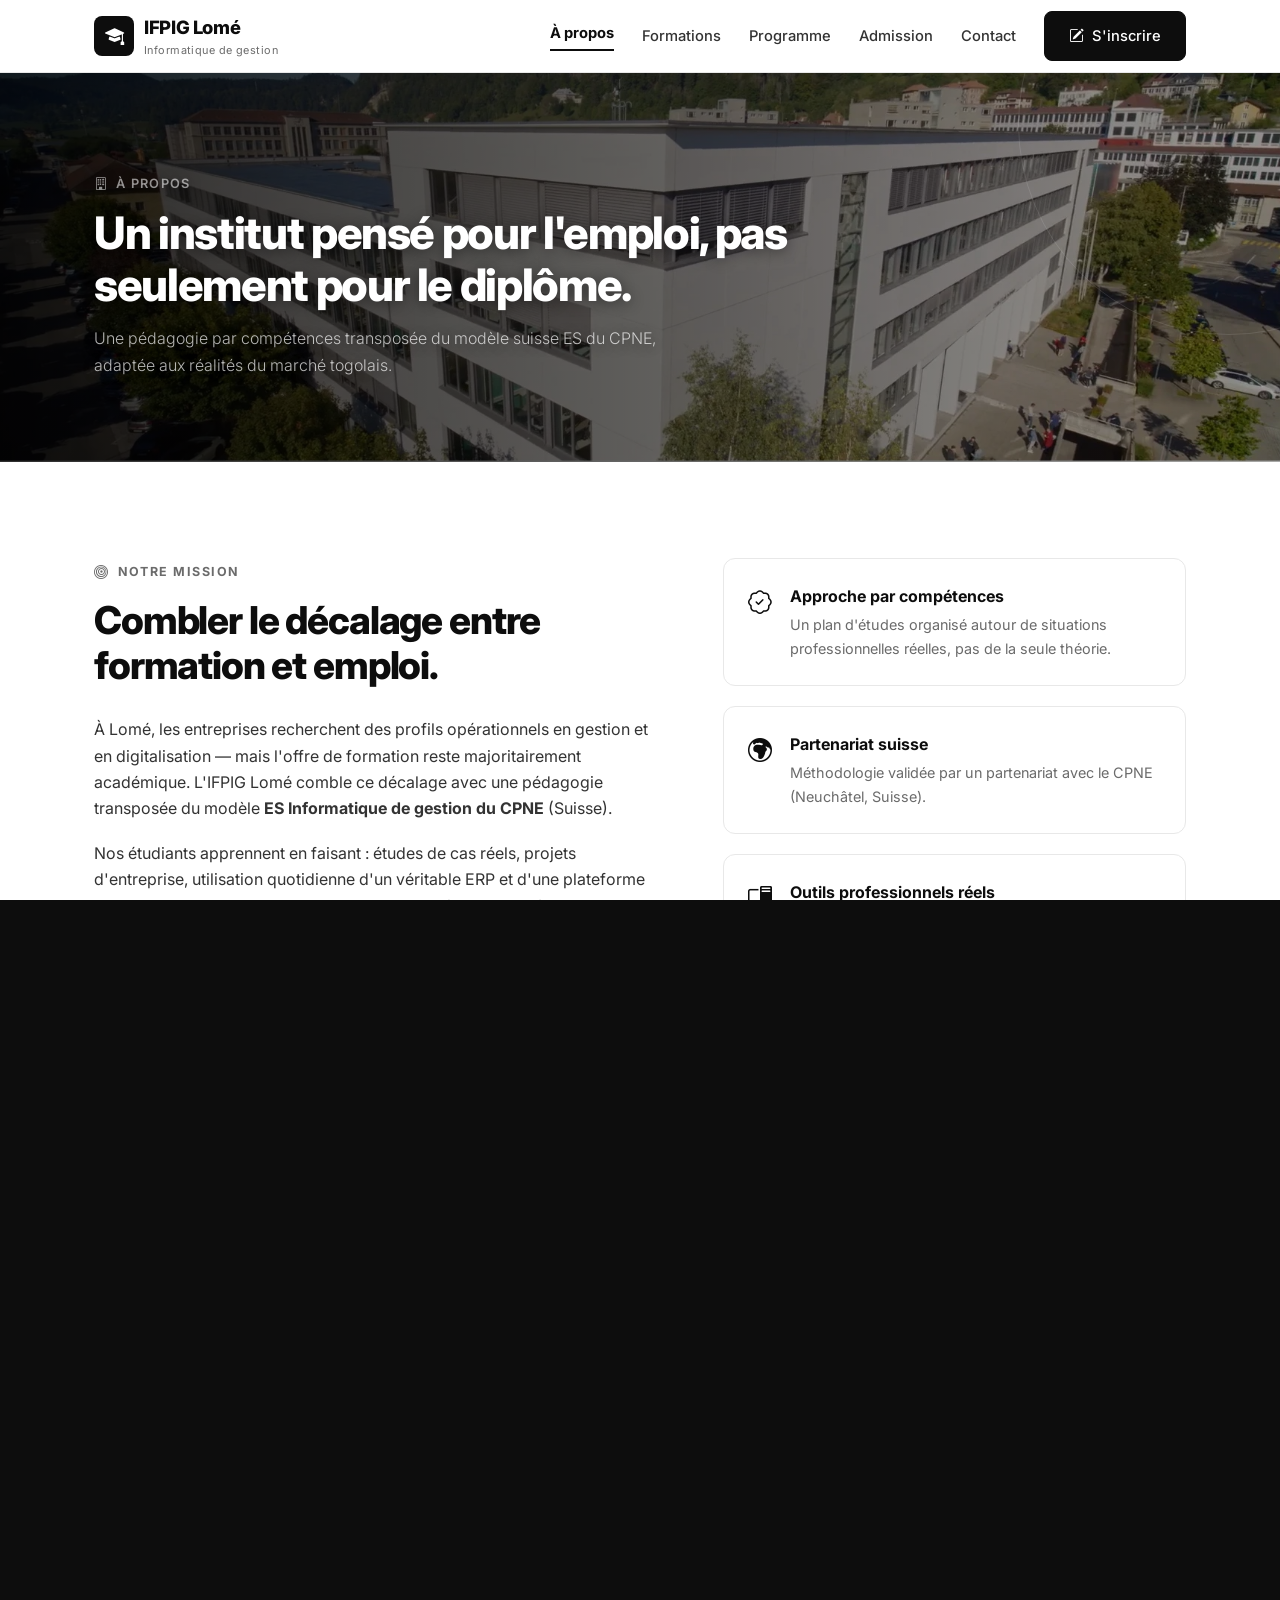
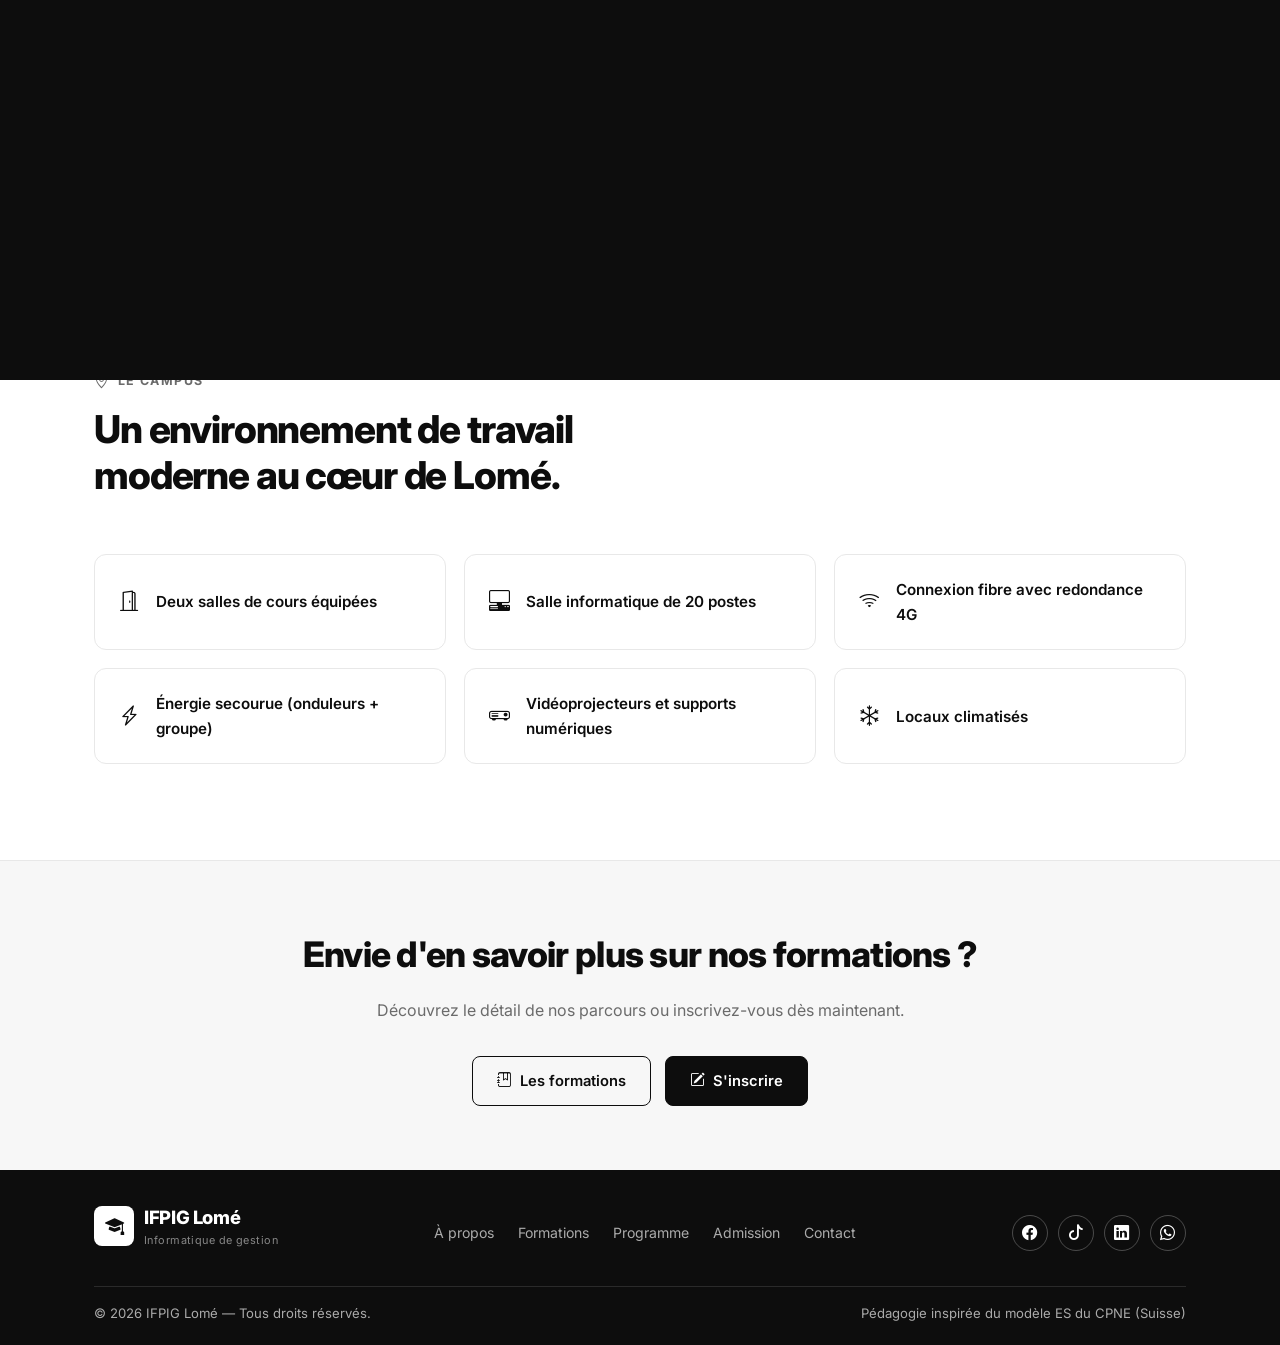
<file: institut.html>
<!DOCTYPE html>
<html lang="fr">
<head>
  <meta charset="UTF-8">
  <meta name="viewport" content="width=device-width, initial-scale=1.0">
  <title>L'institut — IFPIG Lomé</title>
  <meta name="description" content="Découvrez l'IFPIG Lomé : un institut de formation professionnelle en informatique de gestion inspiré du modèle suisse ES du CPNE.">
  <link rel="stylesheet" href="https://cdn.jsdelivr.net/npm/bootstrap-icons@1.11.3/font/bootstrap-icons.min.css">
  <link rel="preconnect" href="https://fonts.googleapis.com">
  <link href="https://fonts.googleapis.com/css2?family=Inter:wght@300;400;500;600;700;800&display=swap" rel="stylesheet">
  <link rel="stylesheet" href="styles.css?v=m20260710d">
</head>
<body>

  <header>
    <div class="container nav">
      <a href="index.html" class="brand">
        <span class="logo"><i class="bi bi-mortarboard-fill"></i></span>
        <span>IFPIG Lomé<small>Informatique de gestion</small></span>
      </a>
      <nav class="nav-links" id="navLinks">
        <a href="institut.html">À propos</a>
        <a href="formations.html">Formations</a>
        <a href="programme.html">Programme</a>
        <a href="admission.html">Admission</a>
        <a href="contact.html">Contact</a>
        <a href="inscription.html" class="btn btn-dark"><i class="bi bi-pencil-square"></i> S'inscrire</a>
      </nav>
      <button class="nav-toggle" id="navToggle" aria-label="Menu"><i class="bi bi-list"></i></button>
    </div>
  </header>

  <div class="page-hero avec-image" style="background-image:url('media/cpne.webp')">
    <div class="container">
      <span class="crumb"><i class="bi bi-building"></i> À propos</span>
      <h1>Un institut pensé pour l'emploi, pas seulement pour le diplôme.</h1>
      <p>Une pédagogie par compétences transposée du modèle suisse ES du CPNE, adaptée aux réalités du marché togolais.</p>
    </div>
  </div>

  <!-- ===== MISSION ===== -->
  <section>
    <div class="container">
      <div class="apropos-grid">
        <div>
          <div class="section-head" style="margin-bottom:28px;">
            <span class="tag"><i class="bi bi-bullseye"></i> Notre mission</span>
            <h2>Combler le décalage entre formation et emploi.</h2>
          </div>
          <p>
            À Lomé, les entreprises recherchent des profils opérationnels en gestion et en
            digitalisation — mais l'offre de formation reste majoritairement académique.
            L'IFPIG Lomé comble ce décalage avec une pédagogie transposée du modèle
            <strong>ES Informatique de gestion du CPNE</strong> (Suisse).
          </p>
          <p>
            Nos étudiants apprennent en faisant : études de cas réels, projets d'entreprise,
            utilisation quotidienne d'un véritable ERP et d'une plateforme d'apprentissage en ligne.
            Chaque module validé donne lieu à une attestation de compétences.
          </p>
          <p>
            Le dispositif hybride — présentiel sur notre campus et en ligne, y compris sur
            smartphone avec contenus téléchargeables — est conçu pour les réalités locales de
            connectivité.
          </p>
        </div>
        <div class="apropos-points">
          <div class="point">
            <i class="bi bi-patch-check"></i>
            <div>
              <h3>Approche par compétences</h3>
              <p>Un plan d'études organisé autour de situations professionnelles réelles, pas de la seule théorie.</p>
            </div>
          </div>
          <div class="point">
            <i class="bi bi-globe-europe-africa"></i>
            <div>
              <h3>Partenariat suisse</h3>
              <p>Méthodologie validée par un partenariat avec le CPNE (Neuchâtel, Suisse).</p>
            </div>
          </div>
          <div class="point">
            <i class="bi bi-pc-display"></i>
            <div>
              <h3>Outils professionnels réels</h3>
              <p>Pratique intensive sur ERP, bases de données et plateforme e-learning dès le premier semestre.</p>
            </div>
          </div>
          <div class="point">
            <i class="bi bi-phone"></i>
            <div>
              <h3>Hybride et accessible</h3>
              <p>Cours en présentiel et en ligne, application mobile avec mode hors ligne pour étudier partout.</p>
            </div>
          </div>
        </div>
      </div>
    </div>
  </section>

  <!-- ===== MÉTHODE ===== -->
  <section class="methode">
    <div class="container">
      <div class="section-head">
        <span class="tag"><i class="bi bi-lightbulb"></i> Notre méthode</span>
        <h2>Pourquoi choisir l'IFPIG&nbsp;?</h2>
        <p>Quatre engagements qui font la différence sur le marché de l'emploi.</p>
      </div>
      <div class="methode-grid">
        <div class="methode-item">
          <i class="bi bi-bullseye"></i>
          <h3>Adéquation formation-emploi</h3>
          <p>Des compétences définies avec les entreprises de Lomé, pour être opérationnel dès la sortie.</p>
        </div>
        <div class="methode-item">
          <i class="bi bi-person-check"></i>
          <h3>Suivi individualisé</h3>
          <p>Petites cohortes, suivi de l'assiduité et de la progression, intervention pédagogique précoce.</p>
        </div>
        <div class="methode-item">
          <i class="bi bi-credit-card"></i>
          <h3>Paiement flexible</h3>
          <p>Écolage payable par module, remises early-bird et parrainage pour faciliter l'accès à la formation.</p>
        </div>
        <div class="methode-item">
          <i class="bi bi-shield-check"></i>
          <h3>Rigueur méthodologique</h3>
          <p>Évaluation critériée, jalons de validation et cadre qualité inspiré des standards suisses.</p>
        </div>
      </div>
    </div>
  </section>

  <!-- ===== CAMPUS ===== -->
  <section>
    <div class="container">
      <div class="section-head">
        <span class="tag"><i class="bi bi-geo-alt"></i> Le campus</span>
        <h2>Un environnement de travail moderne au cœur de Lomé.</h2>
      </div>
      <div class="modules">
        <div class="module"><i class="bi bi-door-open"></i> Deux salles de cours équipées</div>
        <div class="module"><i class="bi bi-pc-display-horizontal"></i> Salle informatique de 20 postes</div>
        <div class="module"><i class="bi bi-wifi"></i> Connexion fibre avec redondance 4G</div>
        <div class="module"><i class="bi bi-lightning-charge"></i> Énergie secourue (onduleurs + groupe)</div>
        <div class="module"><i class="bi bi-projector"></i> Vidéoprojecteurs et supports numériques</div>
        <div class="module"><i class="bi bi-snow"></i> Locaux climatisés</div>
      </div>
    </div>
  </section>

  <!-- ===== CTA ===== -->
  <section class="cta-band">
    <div class="container">
      <h2>Envie d'en savoir plus sur nos formations ?</h2>
      <p>Découvrez le détail de nos parcours ou inscrivez-vous dès maintenant.</p>
      <a href="formations.html" class="btn btn-outline-white" style="margin-right:10px;"><i class="bi bi-journal-bookmark"></i> Les formations</a>
      <a href="inscription.html" class="btn btn-white"><i class="bi bi-pencil-square"></i> S'inscrire</a>
    </div>
  </section>

  <footer>
    <div class="container">
      <div class="footer-grid">
        <div>
          <a href="index.html" class="brand" style="margin-bottom:14px;">
            <span class="logo"><i class="bi bi-mortarboard-fill"></i></span>
            <span>IFPIG Lomé<small style="color:rgba(255,255,255,.5);">Informatique de gestion</small></span>
          </a>
          <p style="max-width:340px; font-size:.9rem; margin-top:14px;">
            Institut de Formation Professionnelle en Informatique de Gestion —
            former les talents du numérique et de la gestion au Togo.
          </p>
        </div>
        <div class="footer-nav">
          <h3>Navigation</h3>
          <a href="institut.html">À propos</a>
          <a href="formations.html">Formations</a>
          <a href="programme.html">Programme</a>
          <a href="admission.html">Admission</a>
          <a href="contact.html">Contact</a>
        </div>
        <div class="socials">
          <a href="#" aria-label="Facebook"><i class="bi bi-facebook"></i></a>
          <a href="#" aria-label="TikTok"><i class="bi bi-tiktok"></i></a>
          <a href="#" aria-label="LinkedIn"><i class="bi bi-linkedin"></i></a>
          <a href="#" aria-label="WhatsApp"><i class="bi bi-whatsapp"></i></a>
        </div>
      </div>
      <div class="footer-bottom">
        <span>© 2026 IFPIG Lomé — Tous droits réservés.</span>
        <span>Pédagogie inspirée du modèle ES du CPNE (Suisse)</span>
      </div>
    </div>
  </footer>

  <script src="site.js?v=m20260710d"></script>
</body>
</html>
</file>
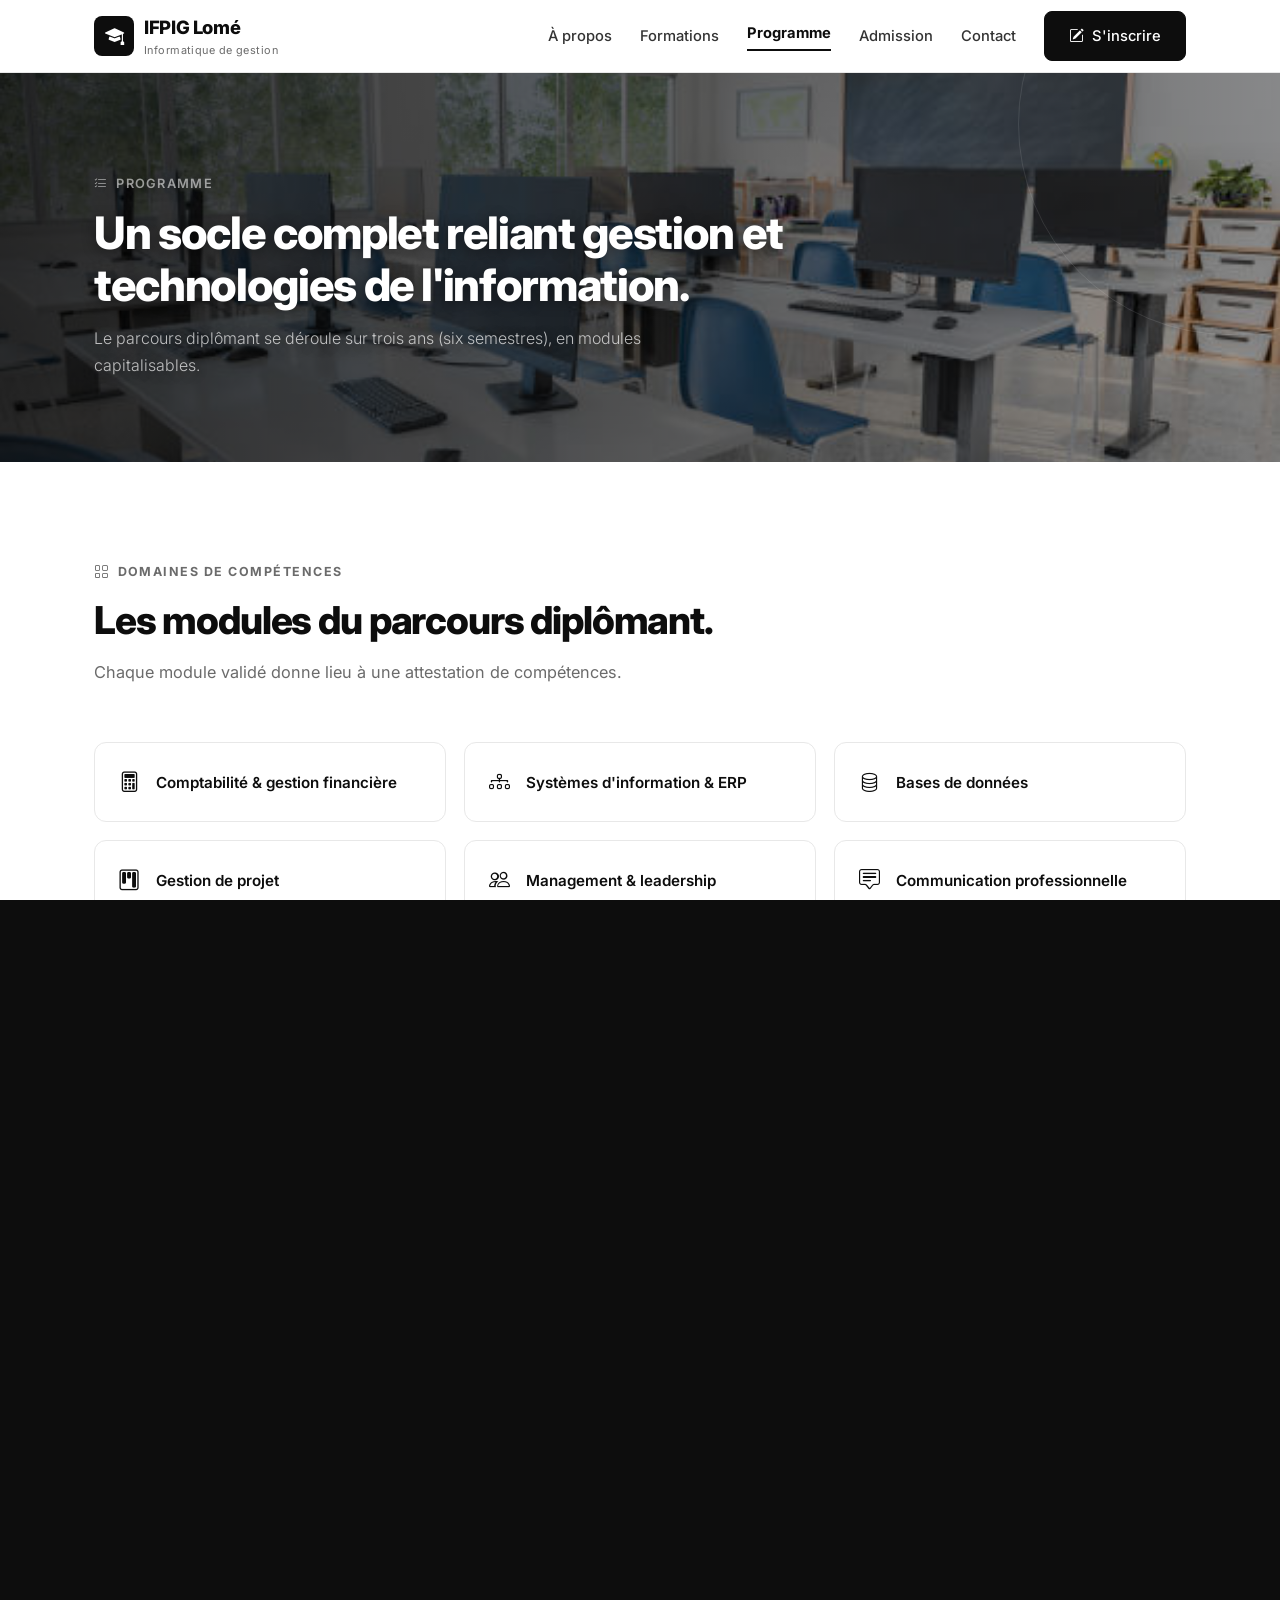
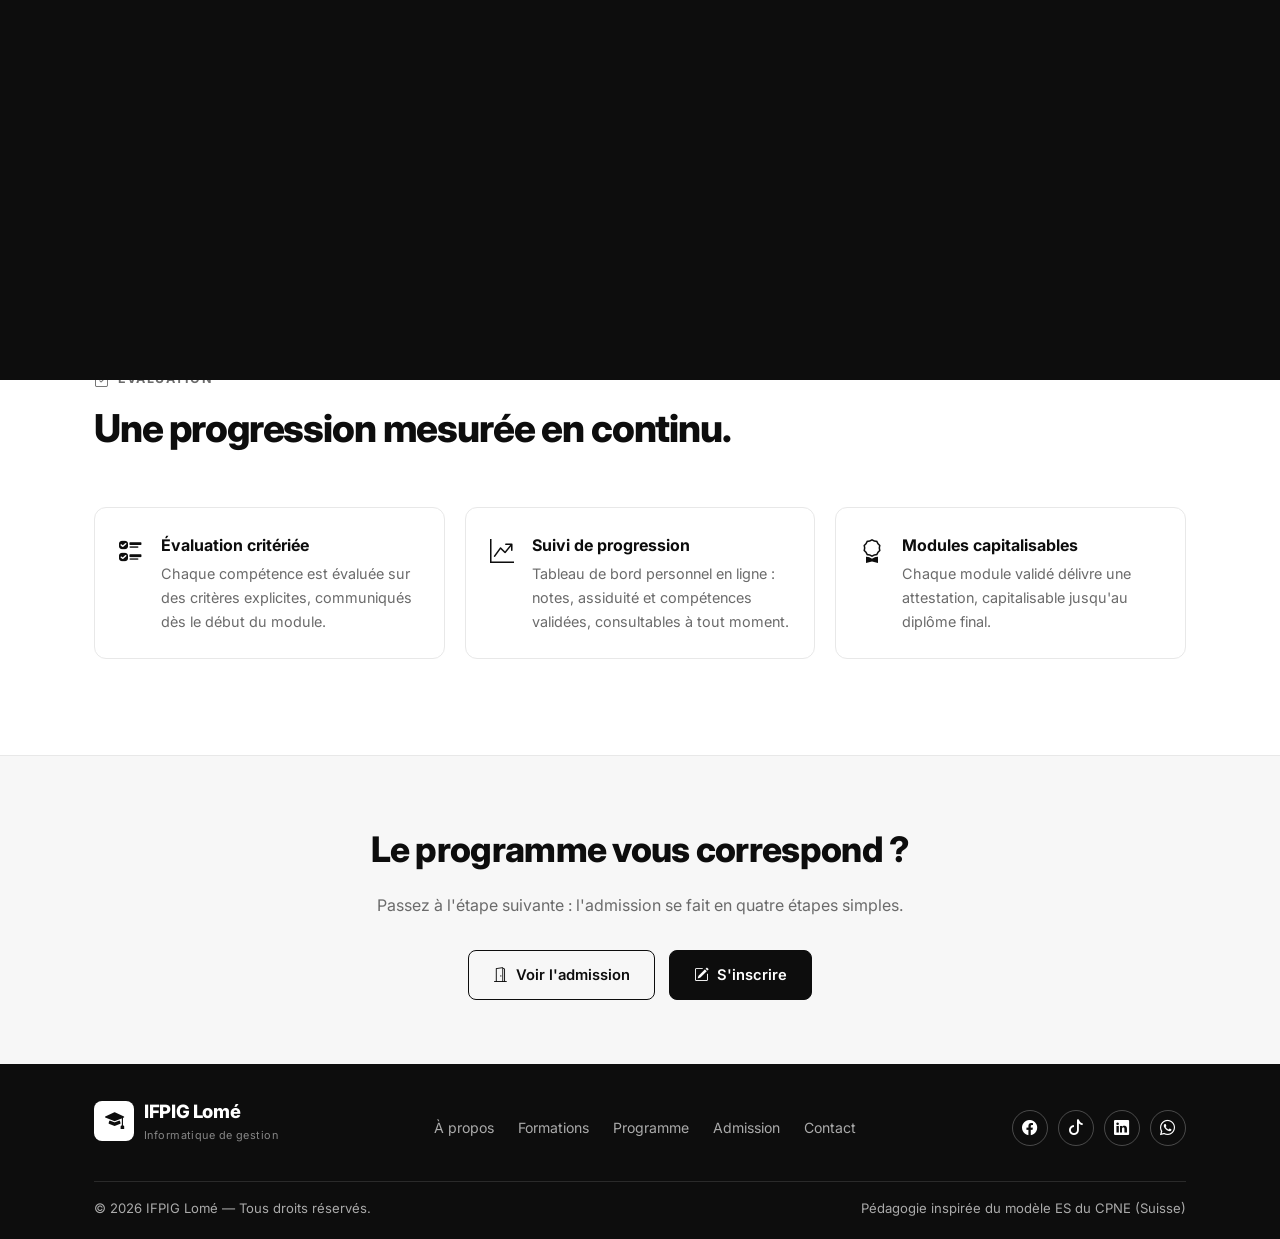
<file: programme.html>
<!DOCTYPE html>
<html lang="fr">
<head>
  <meta charset="UTF-8">
  <meta name="viewport" content="width=device-width, initial-scale=1.0">
  <title>Programme — IFPIG Lomé</title>
  <meta name="description" content="Le programme du parcours diplômant en informatique de gestion de l'IFPIG Lomé : neuf domaines de compétences sur trois ans.">
  <link rel="stylesheet" href="https://cdn.jsdelivr.net/npm/bootstrap-icons@1.11.3/font/bootstrap-icons.min.css">
  <link rel="preconnect" href="https://fonts.googleapis.com">
  <link href="https://fonts.googleapis.com/css2?family=Inter:wght@300;400;500;600;700;800&display=swap" rel="stylesheet">
  <link rel="stylesheet" href="styles.css?v=m20260710d">
</head>
<body>

  <header>
    <div class="container nav">
      <a href="index.html" class="brand">
        <span class="logo"><i class="bi bi-mortarboard-fill"></i></span>
        <span>IFPIG Lomé<small>Informatique de gestion</small></span>
      </a>
      <nav class="nav-links" id="navLinks">
        <a href="institut.html">À propos</a>
        <a href="formations.html">Formations</a>
        <a href="programme.html">Programme</a>
        <a href="admission.html">Admission</a>
        <a href="contact.html">Contact</a>
        <a href="inscription.html" class="btn btn-dark"><i class="bi bi-pencil-square"></i> S'inscrire</a>
      </nav>
      <button class="nav-toggle" id="navToggle" aria-label="Menu"><i class="bi bi-list"></i></button>
    </div>
  </header>

  <div class="page-hero avec-image" style="background-image:url('media/campus.png')">
    <div class="container">
      <span class="crumb"><i class="bi bi-list-check"></i> Programme</span>
      <h1>Un socle complet reliant gestion et technologies de l'information.</h1>
      <p>Le parcours diplômant se déroule sur trois ans (six semestres), en modules capitalisables.</p>
    </div>
  </div>

  <!-- ===== MODULES ===== -->
  <section>
    <div class="container">
      <div class="section-head">
        <span class="tag"><i class="bi bi-grid"></i> Domaines de compétences</span>
        <h2>Les modules du parcours diplômant.</h2>
        <p>Chaque module validé donne lieu à une attestation de compétences.</p>
      </div>
      <div class="modules">
        <div class="module"><i class="bi bi-calculator"></i> Comptabilité &amp; gestion financière</div>
        <div class="module"><i class="bi bi-diagram-3"></i> Systèmes d'information &amp; ERP</div>
        <div class="module"><i class="bi bi-database"></i> Bases de données</div>
        <div class="module"><i class="bi bi-kanban"></i> Gestion de projet</div>
        <div class="module"><i class="bi bi-people"></i> Management &amp; leadership</div>
        <div class="module"><i class="bi bi-chat-square-text"></i> Communication professionnelle</div>
        <div class="module"><i class="bi bi-briefcase"></i> Stage / projet d'entreprise</div>
        <div class="module"><i class="bi bi-laptop"></i> Pratique sur outils professionnels</div>
        <div class="module"><i class="bi bi-award"></i> Travail de diplôme mandaté</div>
      </div>
    </div>
  </section>

  <!-- ===== PARCOURS SUR 3 ANS ===== -->
  <section class="bg-gris">
    <div class="container">
      <div class="section-head">
        <span class="tag"><i class="bi bi-signpost-split"></i> Déroulement</span>
        <h2>Le parcours année par année.</h2>
        <p>Répartition indicative — le détail des modules est remis lors de l'entretien d'orientation.</p>
      </div>
      <div class="annees">
        <div class="annee">
          <span class="badge">Année 1</span>
          <h3>Fondamentaux</h3>
          <ul>
            <li><i class="bi bi-check-lg"></i> Bases de la comptabilité et de la gestion</li>
            <li><i class="bi bi-check-lg"></i> Introduction aux systèmes d'information</li>
            <li><i class="bi bi-check-lg"></i> Bureautique professionnelle avancée</li>
            <li><i class="bi bi-check-lg"></i> Communication et méthodologie de travail</li>
          </ul>
        </div>
        <div class="annee">
          <span class="badge">Année 2</span>
          <h3>Approfondissement</h3>
          <ul>
            <li><i class="bi bi-check-lg"></i> Pratique intensive sur ERP</li>
            <li><i class="bi bi-check-lg"></i> Bases de données et exploitation des données</li>
            <li><i class="bi bi-check-lg"></i> Gestion de projet appliquée</li>
            <li><i class="bi bi-check-lg"></i> Études de cas réels d'entreprises</li>
          </ul>
        </div>
        <div class="annee">
          <span class="badge">Année 3</span>
          <h3>Professionnalisation</h3>
          <ul>
            <li><i class="bi bi-check-lg"></i> Management, leadership et pilotage</li>
            <li><i class="bi bi-check-lg"></i> Stage / projet en entreprise</li>
            <li><i class="bi bi-check-lg"></i> Travail de diplôme mandaté</li>
            <li><i class="bi bi-check-lg"></i> Préparation à l'insertion professionnelle</li>
          </ul>
        </div>
      </div>
    </div>
  </section>

  <!-- ===== ÉVALUATION ===== -->
  <section>
    <div class="container">
      <div class="section-head">
        <span class="tag"><i class="bi bi-clipboard-check"></i> Évaluation</span>
        <h2>Une progression mesurée en continu.</h2>
      </div>
      <div class="methode-grid cols-3">
        <div class="point">
          <i class="bi bi-ui-checks"></i>
          <div>
            <h3>Évaluation critériée</h3>
            <p>Chaque compétence est évaluée sur des critères explicites, communiqués dès le début du module.</p>
          </div>
        </div>
        <div class="point">
          <i class="bi bi-graph-up-arrow"></i>
          <div>
            <h3>Suivi de progression</h3>
            <p>Tableau de bord personnel en ligne : notes, assiduité et compétences validées, consultables à tout moment.</p>
          </div>
        </div>
        <div class="point">
          <i class="bi bi-award"></i>
          <div>
            <h3>Modules capitalisables</h3>
            <p>Chaque module validé délivre une attestation, capitalisable jusqu'au diplôme final.</p>
          </div>
        </div>
      </div>
    </div>
  </section>

  <!-- ===== CTA ===== -->
  <section class="cta-band">
    <div class="container">
      <h2>Le programme vous correspond ?</h2>
      <p>Passez à l'étape suivante : l'admission se fait en quatre étapes simples.</p>
      <a href="admission.html" class="btn btn-outline-white" style="margin-right:10px;"><i class="bi bi-door-open"></i> Voir l'admission</a>
      <a href="inscription.html" class="btn btn-white"><i class="bi bi-pencil-square"></i> S'inscrire</a>
    </div>
  </section>

  <footer>
    <div class="container">
      <div class="footer-grid">
        <div>
          <a href="index.html" class="brand" style="margin-bottom:14px;">
            <span class="logo"><i class="bi bi-mortarboard-fill"></i></span>
            <span>IFPIG Lomé<small style="color:rgba(255,255,255,.5);">Informatique de gestion</small></span>
          </a>
          <p style="max-width:340px; font-size:.9rem; margin-top:14px;">
            Institut de Formation Professionnelle en Informatique de Gestion —
            former les talents du numérique et de la gestion au Togo.
          </p>
        </div>
        <div class="footer-nav">
          <h3>Navigation</h3>
          <a href="institut.html">À propos</a>
          <a href="formations.html">Formations</a>
          <a href="programme.html">Programme</a>
          <a href="admission.html">Admission</a>
          <a href="contact.html">Contact</a>
        </div>
        <div class="socials">
          <a href="#" aria-label="Facebook"><i class="bi bi-facebook"></i></a>
          <a href="#" aria-label="TikTok"><i class="bi bi-tiktok"></i></a>
          <a href="#" aria-label="LinkedIn"><i class="bi bi-linkedin"></i></a>
          <a href="#" aria-label="WhatsApp"><i class="bi bi-whatsapp"></i></a>
        </div>
      </div>
      <div class="footer-bottom">
        <span>© 2026 IFPIG Lomé — Tous droits réservés.</span>
        <span>Pédagogie inspirée du modèle ES du CPNE (Suisse)</span>
      </div>
    </div>
  </footer>

  <script src="site.js?v=m20260710d"></script>
</body>
</html>
</file>
<file: styles.css>
:root {
  --noir: #0d0d0d;
  --noir-doux: #1a1a1a;
  --gris-fonce: #333;
  --gris: #6b6b6b;
  --gris-clair: #e8e8e8;
  --gris-fond: #f7f7f7;
  --blanc: #ffffff;
}
* { margin: 0; padding: 0; box-sizing: border-box; }
html { scroll-behavior: smooth; }
/* aucun mouvement horizontal parasite (l'en-tête et le pied de page restent calés) */
html, body { overflow-x: clip; }
/* pas de rebond vertical au-delà de la page sur mobile */
body { overscroll-behavior-y: none; }
/* iOS : pendant le rebond élastique (impossible à désactiver), la zone révélée
   au-delà de la page est noire en bas (comme le footer) et blanche en haut
   (comme l'en-tête) : le rebond devient invisible */
html { background: var(--noir); }
body::before, body::after {
  content: ""; position: fixed; left: 0; width: 100%; height: 120vh;
  z-index: -1; pointer-events: none;
}
body::before { top: -120vh; background: var(--blanc); }
body::after { bottom: -120vh; background: var(--noir); }
body {
  font-family: 'Inter', 'Segoe UI', sans-serif;
  color: var(--noir);
  background: var(--blanc);
  line-height: 1.65;
  -webkit-font-smoothing: antialiased;
}
img { max-width: 100%; }
a { color: inherit; text-decoration: none; }
.container { max-width: 1140px; margin: 0 auto; padding: 0 24px; }

/* ===== Navbar ===== */
header {
  position: sticky; top: 0; z-index: 100;
  background: rgba(255,255,255,.95);
  backdrop-filter: blur(8px);
  border-bottom: 1px solid var(--gris-clair);
}
.nav {
  display: flex; align-items: center; justify-content: space-between;
  height: 72px;
}
.brand { display: flex; align-items: center; gap: 10px; font-weight: 800; font-size: 1.15rem; letter-spacing: -.02em; }
.brand .logo {
  width: 40px; height: 40px; background: var(--noir); color: var(--blanc);
  display: grid; place-items: center; border-radius: 8px; font-size: 1.2rem;
}
.brand small { display: block; font-weight: 400; font-size: .68rem; color: var(--gris); letter-spacing: .04em; }
.nav-links { display: flex; gap: 28px; align-items: center; }
.nav-links a { font-size: .92rem; font-weight: 500; color: var(--gris-fonce); transition: color .2s; }
.nav-links a:hover { color: var(--noir); }
.nav-links a.active { color: var(--noir); font-weight: 700; border-bottom: 2px solid var(--noir); padding-bottom: 3px; }
.nav-links a.btn-dark, .nav-links a.btn-dark:hover { color: var(--blanc); }
.btn {
  display: inline-flex; align-items: center; gap: 8px;
  padding: 12px 24px; border-radius: 8px; font-weight: 600; font-size: .92rem;
  transition: all .2s; border: 1.5px solid var(--noir); cursor: pointer;
}
.btn-dark { background: var(--noir); color: var(--blanc); }
.btn-dark:hover { background: var(--gris-fonce); }
.btn-light { background: var(--blanc); color: var(--noir); }
.btn-light:hover { background: var(--gris-fond); }
.btn-outline-white { background: transparent; color: var(--blanc); border-color: rgba(255,255,255,.4); }
.btn-outline-white:hover { border-color: var(--blanc); background: rgba(255,255,255,.08); }
.btn-white { background: var(--blanc); color: var(--noir); border-color: var(--blanc); }
.btn-white:hover { background: var(--gris-clair); }
.nav-toggle { display: none; background: none; border: none; font-size: 1.6rem; cursor: pointer; }

/* ===== Hero (accueil) ===== */
.hero {
  background: var(--noir); color: var(--blanc);
  padding: 110px 0 90px;
  position: relative; overflow: hidden;
}
.hero::after {
  content: ""; position: absolute; right: -180px; top: -180px;
  width: 560px; height: 560px; border-radius: 50%;
  border: 1px solid rgba(255,255,255,.08);
}
.hero::before {
  content: ""; position: absolute; right: -100px; top: -100px;
  width: 400px; height: 400px; border-radius: 50%;
  border: 1px solid rgba(255,255,255,.12);
}
.hero .eyebrow, .hero-slide .eyebrow {
  display: inline-flex; align-items: center; gap: 8px;
  font-size: .8rem; font-weight: 600; letter-spacing: .12em; text-transform: uppercase;
  color: rgba(255,255,255,.65);
  border: 1px solid rgba(255,255,255,.25); border-radius: 100px;
  padding: 7px 16px; margin-bottom: 28px;
}
.hero h1, .hero-slide h1 {
  font-size: clamp(2.1rem, 5vw, 3.4rem);
  font-weight: 800; line-height: 1.12; letter-spacing: -.03em;
  max-width: 780px; margin-bottom: 24px;
}
.hero p.lead, .hero-slide p.lead {
  font-size: 1.12rem; color: rgba(255,255,255,.72);
  max-width: 640px; margin-bottom: 40px; font-weight: 300;
}
.hero-actions { display: flex; gap: 14px; flex-wrap: wrap; }

/* ===== Hero carrousel ===== */
.hero-carousel { position: relative; background: var(--noir); overflow: hidden; padding: 0; }
.hero-track { display: flex; transition: transform .6s cubic-bezier(.6,.05,.2,.95); will-change: transform; }
.hero-slide {
  position: relative; flex: 0 0 100%;
  /* la diapo remplit l'écran sous l'en-tête : les boutons restent toujours visibles */
  min-height: calc(100vh - 72px);
  min-height: calc(100svh - 72px);
  display: flex; align-items: center; padding: 48px 0 72px; overflow: hidden;
  color: var(--blanc);
}
/* cercles décoratifs (repris de l'ancien hero) */
.hero-slide::before {
  content: ""; position: absolute; right: -100px; top: -100px;
  width: 400px; height: 400px; border-radius: 50%;
  border: 1px solid rgba(255,255,255,.12); pointer-events: none;
}
.hero-slide::after {
  content: ""; position: absolute; right: -180px; top: -180px;
  width: 560px; height: 560px; border-radius: 50%;
  border: 1px solid rgba(255,255,255,.08); pointer-events: none;
}
/* média de fond : vidéo (diapo 1) ou image (diapos 2-3) */
.hero-video, .hero-media { position: absolute; inset: 0; z-index: 0; overflow: hidden; }
.hero-media { background-size: cover; background-position: center; }
/* recouvrement plein cadre de la vidéo YouTube : l'iframe garde un ratio 16:9
   et dépasse toujours le cadre (jamais de bandes noires, quelle que soit l'orientation) */
.hero-video iframe {
  position: absolute; top: 50%; left: 50%; transform: translate(-50%, -50%);
  width: max(100vw, calc(100vh * 16 / 9));
  height: max(100vh, calc(100vw * 9 / 16));
  border: 0; pointer-events: none;
}
/* vidéo : voile léger (la rue filmée est déjà sombre) */
.hero-video::after, .hero-media::after {
  content: ""; position: absolute; inset: 0;
  background: linear-gradient(90deg, rgba(0,0,0,.72) 0%, rgba(0,0,0,.42) 50%, rgba(0,0,0,.18) 100%);
}
/* images : voile plus soutenu (photos claires → même lisibilité que sur la vidéo) */
.hero-media::after {
  background: linear-gradient(90deg, rgba(0,0,0,.82) 0%, rgba(0,0,0,.58) 55%, rgba(0,0,0,.34) 100%);
}
.hero-slide .hero-content { position: relative; z-index: 2; text-shadow: 0 2px 14px rgba(0,0,0,.45); }

/* flèches */
.hero-arrow {
  position: absolute; top: 50%; transform: translateY(-50%); z-index: 5;
  width: 48px; height: 48px; border-radius: 50%; cursor: pointer;
  background: rgba(255,255,255,.12); border: 1px solid rgba(255,255,255,.35);
  color: var(--blanc); font-size: 1.3rem; display: grid; place-items: center;
  transition: background .2s;
}
.hero-arrow:hover { background: rgba(255,255,255,.28); }
.hero-arrow.prev { left: 24px; }
.hero-arrow.next { right: 24px; }
/* points */
.hero-dots { position: absolute; bottom: 26px; left: 50%; transform: translateX(-50%); z-index: 5; display: flex; gap: 10px; }
.hero-dots button {
  width: 10px; height: 10px; padding: 0; border: none; border-radius: 50%; cursor: pointer;
  background: rgba(255,255,255,.4); transition: all .25s;
}
.hero-dots button.active { background: var(--blanc); width: 26px; border-radius: 5px; }
@media (max-width: 900px) {
  .hero-slide { padding: 40px 0 64px; }
  .hero-arrow { display: none; }
}

/* ===== En-tête des pages intérieures ===== */
.page-hero {
  background: var(--noir); color: var(--blanc);
  padding: 72px 0 60px;
  position: relative; overflow: hidden;
}
.page-hero::after {
  content: ""; position: absolute; right: -160px; top: -160px;
  width: 420px; height: 420px; border-radius: 50%;
  border: 1px solid rgba(255,255,255,.1);
}
/* variante avec photo de fond : même traitement que le carrousel de l'accueil */
.page-hero.avec-image {
  background-size: cover; background-position: center;
  padding: 96px 0 84px;
}
.page-hero.avec-image::before {
  content: ""; position: absolute; inset: 0;
  background: linear-gradient(90deg, rgba(0,0,0,.82) 0%, rgba(0,0,0,.58) 55%, rgba(0,0,0,.34) 100%);
}
.page-hero .container { position: relative; z-index: 2; }
.page-hero.avec-image .container { text-shadow: 0 2px 14px rgba(0,0,0,.45); }
.page-hero .crumb {
  display: inline-flex; align-items: center; gap: 8px;
  font-size: .8rem; font-weight: 600; letter-spacing: .1em; text-transform: uppercase;
  color: rgba(255,255,255,.55); margin-bottom: 14px;
}
.page-hero h1 {
  font-size: clamp(1.9rem, 4.2vw, 2.8rem);
  font-weight: 800; letter-spacing: -.03em; line-height: 1.15;
  max-width: 720px; margin-bottom: 14px;
}
.page-hero p { color: rgba(255,255,255,.7); max-width: 620px; font-weight: 300; }

/* ===== Stats bar ===== */
.stats { background: var(--blanc); border-bottom: 1px solid var(--gris-clair); }
.stats-grid { display: grid; grid-template-columns: repeat(4, 1fr); padding: 36px 0; }
.stat { text-align: center; padding: 0 16px; border-left: 1px solid var(--gris-clair); }
.stat:first-child { border-left: none; }
.stat .num { font-size: 2rem; font-weight: 800; letter-spacing: -.02em; }
.stat .label { font-size: .82rem; color: var(--gris); margin-top: 2px; }

/* ===== Sections ===== */
section { padding: 96px 0; }
.section-head { max-width: 640px; margin-bottom: 56px; }
.section-head .tag {
  display: inline-flex; align-items: center; gap: 8px;
  font-size: .78rem; font-weight: 700; letter-spacing: .12em; text-transform: uppercase;
  color: var(--gris); margin-bottom: 14px;
}
.section-head .tag i { font-size: .9rem; }
.section-head h2 { font-size: clamp(1.7rem, 3.4vw, 2.4rem); font-weight: 800; letter-spacing: -.03em; line-height: 1.18; margin-bottom: 16px; }
.section-head p { color: var(--gris); font-size: 1.02rem; }
.bg-gris { background: var(--gris-fond); }

/* ===== À propos ===== */
.apropos-grid { display: grid; grid-template-columns: 1.1fr .9fr; gap: 64px; align-items: start; }
.apropos-grid p { margin-bottom: 18px; color: var(--gris-fonce); }
.apropos-points { display: grid; gap: 20px; }
.apropos-points.cols-2 { grid-template-columns: repeat(2, 1fr); }
.point {
  display: flex; gap: 18px; padding: 24px;
  border: 1px solid var(--gris-clair); border-radius: 12px;
  transition: border-color .2s, transform .2s;
  background: var(--blanc);
}
.point:hover { border-color: var(--noir); transform: translateY(-2px); }
.point i { font-size: 1.5rem; flex-shrink: 0; }
.point h3 { font-size: 1rem; font-weight: 700; margin-bottom: 4px; }
.point p { font-size: .9rem; color: var(--gris); margin: 0; }

/* ===== Cartes formations ===== */
.cards { display: grid; grid-template-columns: repeat(3, 1fr); gap: 24px; }
.card {
  background: var(--blanc); border: 1px solid var(--gris-clair); border-radius: 14px;
  padding: 36px 30px; display: flex; flex-direction: column;
  transition: transform .2s, box-shadow .2s;
}
.card:hover { transform: translateY(-4px); box-shadow: 0 16px 40px rgba(0,0,0,.08); }
.card.featured { background: var(--noir); color: var(--blanc); border-color: var(--noir); }
.card .icon {
  width: 52px; height: 52px; border-radius: 10px;
  background: var(--noir); color: var(--blanc);
  display: grid; place-items: center; font-size: 1.4rem; margin-bottom: 24px;
}
.card.featured .icon { background: var(--blanc); color: var(--noir); }
.card h3 { font-size: 1.2rem; font-weight: 700; margin-bottom: 6px; letter-spacing: -.01em; }
.card .sub { font-size: .82rem; text-transform: uppercase; letter-spacing: .08em; color: var(--gris); margin-bottom: 18px; font-weight: 600; }
.card.featured .sub { color: rgba(255,255,255,.6); }
.card ul { list-style: none; display: grid; gap: 10px; margin-bottom: 26px; flex-grow: 1; }
.card ul li { display: flex; gap: 10px; font-size: .92rem; color: var(--gris-fonce); }
.card.featured ul li { color: rgba(255,255,255,.82); }
.card ul li i { font-size: .95rem; margin-top: 2px; }
.card .prix { font-size: 1.3rem; font-weight: 800; letter-spacing: -.01em; }
.card .prix small { display: block; font-size: .78rem; font-weight: 400; color: var(--gris); }
.card.featured .prix small { color: rgba(255,255,255,.6); }
.card .btn { margin-top: 22px; justify-content: center; }

/* ===== Programme ===== */
.modules { display: grid; grid-template-columns: repeat(3, 1fr); gap: 18px; }
.module {
  display: flex; align-items: center; gap: 16px;
  padding: 22px 24px; border: 1px solid var(--gris-clair); border-radius: 12px;
  background: var(--blanc); font-weight: 600; font-size: .95rem;
  transition: border-color .2s;
}
.module:hover { border-color: var(--noir); }
.module i { font-size: 1.3rem; }

/* ===== Années du cursus ===== */
.annees { display: grid; grid-template-columns: repeat(3, 1fr); gap: 24px; }
.annee {
  border: 1px solid var(--gris-clair); border-radius: 14px; padding: 32px 28px;
  background: var(--blanc); transition: border-color .2s;
}
.annee:hover { border-color: var(--noir); }
.annee .badge {
  display: inline-block; background: var(--noir); color: var(--blanc);
  font-size: .75rem; font-weight: 700; letter-spacing: .08em; text-transform: uppercase;
  padding: 6px 14px; border-radius: 100px; margin-bottom: 18px;
}
.annee h3 { font-size: 1.1rem; font-weight: 700; margin-bottom: 12px; }
.annee ul { list-style: none; display: grid; gap: 9px; }
.annee ul li { display: flex; gap: 10px; font-size: .9rem; color: var(--gris-fonce); }
.annee ul li i { margin-top: 2px; }

/* ===== Méthode / bande noire ===== */
.methode { background: var(--noir); color: var(--blanc); }
.methode .section-head .tag, .methode .section-head p { color: rgba(255,255,255,.6); }
.methode .section-head h2 { color: var(--blanc); }
.methode-grid { display: grid; grid-template-columns: repeat(4, 1fr); gap: 20px; }
.methode-grid.cols-3 { grid-template-columns: repeat(3, 1fr); }
.methode-item { padding: 28px 24px; border: 1px solid rgba(255,255,255,.15); border-radius: 12px; transition: border-color .2s; }
.methode-item:hover { border-color: rgba(255,255,255,.5); }
.methode-item i { font-size: 1.6rem; display: block; margin-bottom: 16px; }
.methode-item h3 { font-size: 1rem; font-weight: 700; margin-bottom: 8px; }
.methode-item p { font-size: .88rem; color: rgba(255,255,255,.65); }

/* ===== Bande d'appel à l'action ===== */
.cta-band {
  background: var(--gris-fond); color: var(--noir);
  border-top: 1px solid var(--gris-clair);
  padding: 64px 0; text-align: center;
}
.cta-band h2 { font-size: clamp(1.6rem, 3.2vw, 2.2rem); font-weight: 800; letter-spacing: -.02em; margin-bottom: 14px; }
.cta-band p { color: var(--gris); margin-bottom: 32px; max-width: 560px; margin-left: auto; margin-right: auto; }
/* Boutons inversés pour rester lisibles sur fond clair */
.cta-band .btn-white { background: var(--noir); color: var(--blanc); border-color: var(--noir); }
.cta-band .btn-white:hover { background: var(--gris-fonce); }
.cta-band .btn-outline-white { background: transparent; color: var(--noir); border-color: var(--noir); }
.cta-band .btn-outline-white:hover { background: rgba(0,0,0,.06); }

/* ===== Admission ===== */
.admission-grid { display: grid; grid-template-columns: 1fr 1fr; gap: 64px; align-items: start; }
.steps { display: grid; gap: 0; }
.step { display: flex; gap: 20px; position: relative; padding-bottom: 32px; }
.step:last-child { padding-bottom: 0; }
.step::before {
  content: ""; position: absolute; left: 21px; top: 44px; bottom: 0;
  width: 1px; background: var(--gris-clair);
}
.step:last-child::before { display: none; }
.step .n {
  width: 44px; height: 44px; border-radius: 50%; flex-shrink: 0;
  background: var(--noir); color: var(--blanc);
  display: grid; place-items: center; font-weight: 700; font-size: 1rem;
}
.step h3 { font-size: 1.02rem; font-weight: 700; margin: 8px 0 4px; }
.step p { font-size: .92rem; color: var(--gris); }
.publics { display: grid; gap: 14px; }
.public {
  display: flex; align-items: center; gap: 14px;
  padding: 18px 22px; background: var(--gris-fond); border-radius: 10px;
  font-size: .95rem; font-weight: 500;
}
.public i { font-size: 1.2rem; }

/* ===== Contact & formulaires ===== */
.contact-grid { display: grid; grid-template-columns: 1fr 1fr; gap: 64px; }
.contact-info { display: grid; gap: 8px; align-content: start; }
.contact-line { display: flex; gap: 16px; padding: 18px 0; border-bottom: 1px solid var(--gris-clair); }
.contact-line i { font-size: 1.25rem; }
.contact-line h3 { font-size: .8rem; text-transform: uppercase; letter-spacing: .08em; color: var(--gris); font-weight: 600; }
.contact-line p { font-weight: 500; }
form { display: grid; gap: 16px; }
.form-row { display: grid; grid-template-columns: 1fr 1fr; gap: 16px; }
label { font-size: .82rem; font-weight: 600; margin-bottom: 6px; display: block; }
input, select, textarea {
  width: 100%; padding: 13px 16px; border: 1.5px solid var(--gris-clair); border-radius: 8px;
  font-family: inherit; font-size: .95rem; background: var(--blanc);
  transition: border-color .2s; outline: none;
}
input:focus, select:focus, textarea:focus { border-color: var(--noir); }
.form-card {
  background: var(--blanc); border: 1px solid var(--gris-clair); border-radius: 16px;
  padding: 44px; max-width: 760px; margin: 0 auto;
}
.form-note {
  display: flex; gap: 12px; align-items: flex-start;
  background: var(--gris-fond); border-radius: 10px; padding: 16px 18px;
  font-size: .88rem; color: var(--gris-fonce);
}

/* ===== Footer ===== */
footer { background: var(--noir); color: rgba(255,255,255,.65); padding: 32px 0 20px; font-size: .88rem; }
.footer-grid { display: flex; justify-content: space-between; align-items: center; gap: 24px 40px; flex-wrap: wrap; margin-bottom: 22px; }
footer .brand { color: var(--blanc); }
footer .brand .logo { background: var(--blanc); color: var(--noir); }
footer .footer-grid p { display: none; }
.footer-nav { display: flex; flex-wrap: wrap; align-items: center; gap: 8px 24px; }
.footer-nav a { font-size: .88rem; color: rgba(255,255,255,.65); transition: color .2s; }
.footer-nav a:hover { color: var(--blanc); }
.footer-nav h3 { display: none; }
.socials { display: flex; gap: 10px; }
.socials a {
  width: 36px; height: 36px; border: 1px solid rgba(255,255,255,.25); border-radius: 50%;
  display: grid; place-items: center; font-size: .95rem; color: var(--blanc);
  transition: all .2s;
}
.socials a:hover { background: var(--blanc); color: var(--noir); }
.footer-bottom {
  border-top: 1px solid rgba(255,255,255,.12); padding-top: 16px;
  display: flex; justify-content: space-between; gap: 12px 16px; flex-wrap: wrap;
  font-size: .82rem;
}

/* ===== Responsive ===== */
/* Tablette large : les grilles de 4 passent à 2 colonnes */
@media (max-width: 1024px) {
  .methode-grid { grid-template-columns: repeat(2, 1fr); }
}
/* Tablette : menu hamburger, grilles de 3 passent à 2 colonnes */
@media (max-width: 900px) {
  .nav-links { display: none; position: absolute; top: 72px; left: 0; right: 0;
    background: var(--blanc); flex-direction: column; padding: 24px; gap: 18px;
    border-bottom: 1px solid var(--gris-clair); }
  .nav-links.open { display: flex; }
  .nav-toggle { display: block; }
  .stats-grid { grid-template-columns: repeat(2, 1fr); gap: 24px 0; }
  .stat:nth-child(3) { border-left: none; }
  .cards, .modules, .annees, .methode-grid.cols-3 { grid-template-columns: repeat(2, 1fr); }
  .apropos-grid, .admission-grid, .contact-grid { grid-template-columns: 1fr; gap: 40px; }
  section { padding: 64px 0; }
}
/* Mobile : tout en 1 colonne */
@media (max-width: 640px) {
  .cards, .modules, .annees, .methode-grid, .methode-grid.cols-3,
  .apropos-points.cols-2, .form-row { grid-template-columns: 1fr; }
  .form-card { padding: 28px 20px; }
  /* hero compacté : titre + texte + boutons tiennent dans l'écran du téléphone */
  .hero-slide { padding: 28px 0 56px; }
  .hero h1, .hero-slide h1 { font-size: clamp(1.5rem, 6.5vw, 1.9rem); margin-bottom: 14px; }
  .hero-slide p.lead, .hero p.lead { font-size: .95rem; margin-bottom: 22px; }
  .hero .eyebrow, .hero-slide .eyebrow { font-size: .68rem; margin-bottom: 16px; padding: 6px 12px; }
  .hero-actions { gap: 10px; }
  .hero-actions .btn { padding: 11px 18px; font-size: .88rem; }
  .hero-dots { bottom: 18px; }
  /* footer resserré : mêmes contenus, espacements réduits */
  footer { padding: 26px 0 14px; }
  .footer-grid { gap: 18px 32px; margin-bottom: 16px; }
  .footer-nav { gap: 6px 18px; }
  .footer-bottom { padding-top: 12px; gap: 2px 14px; font-size: .78rem; }
}
</file>
